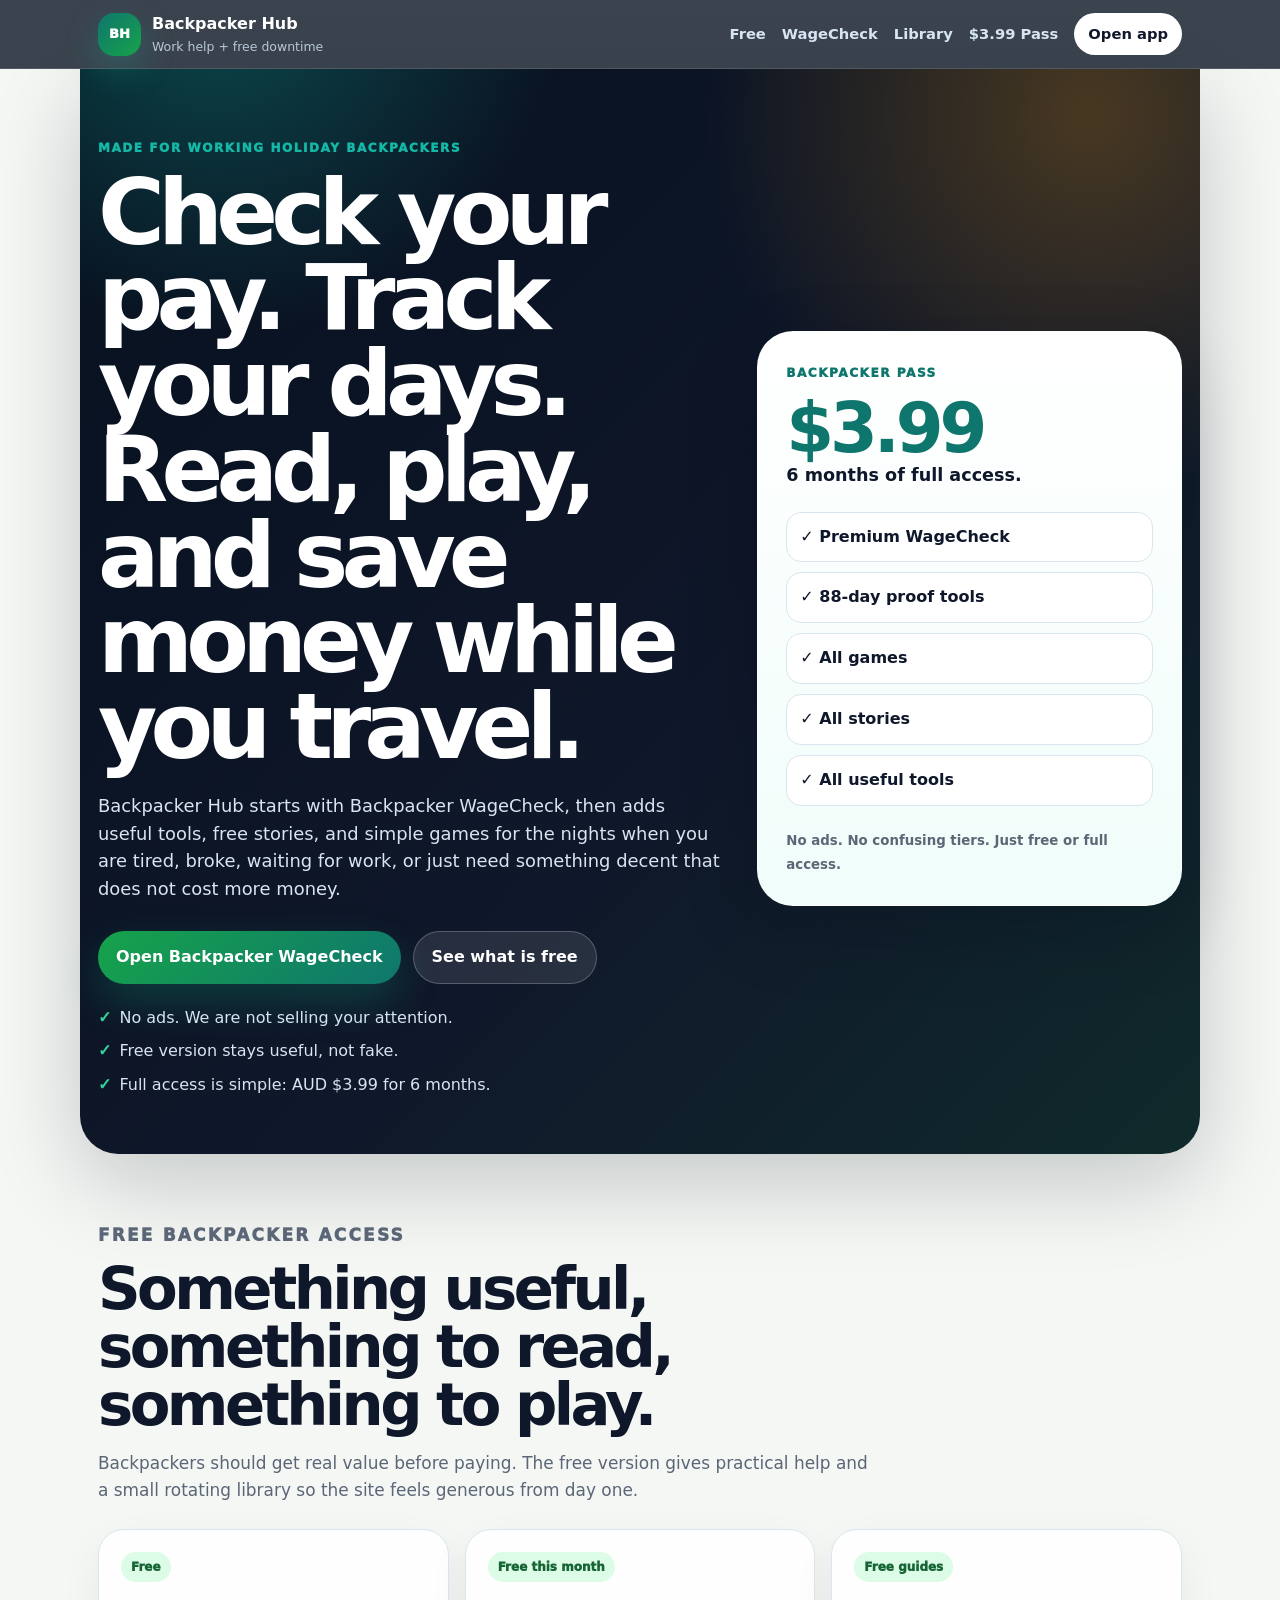
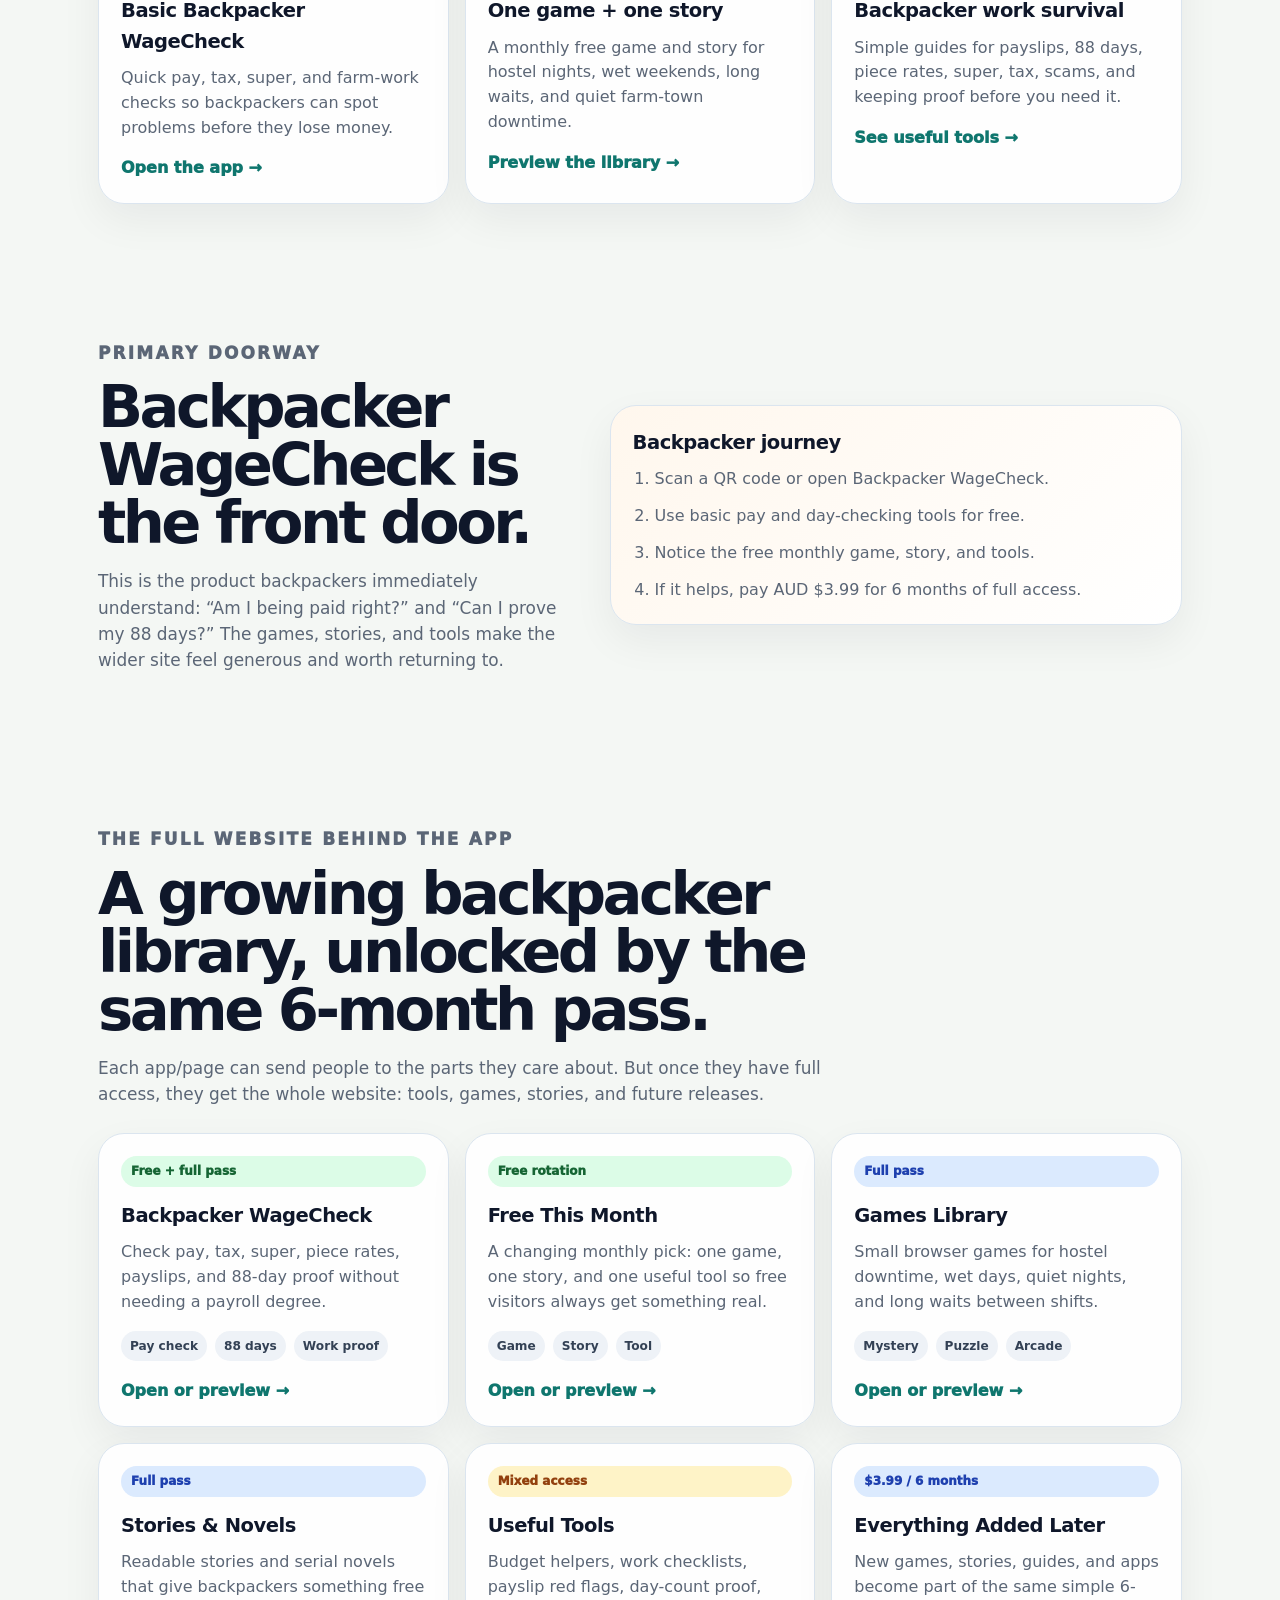
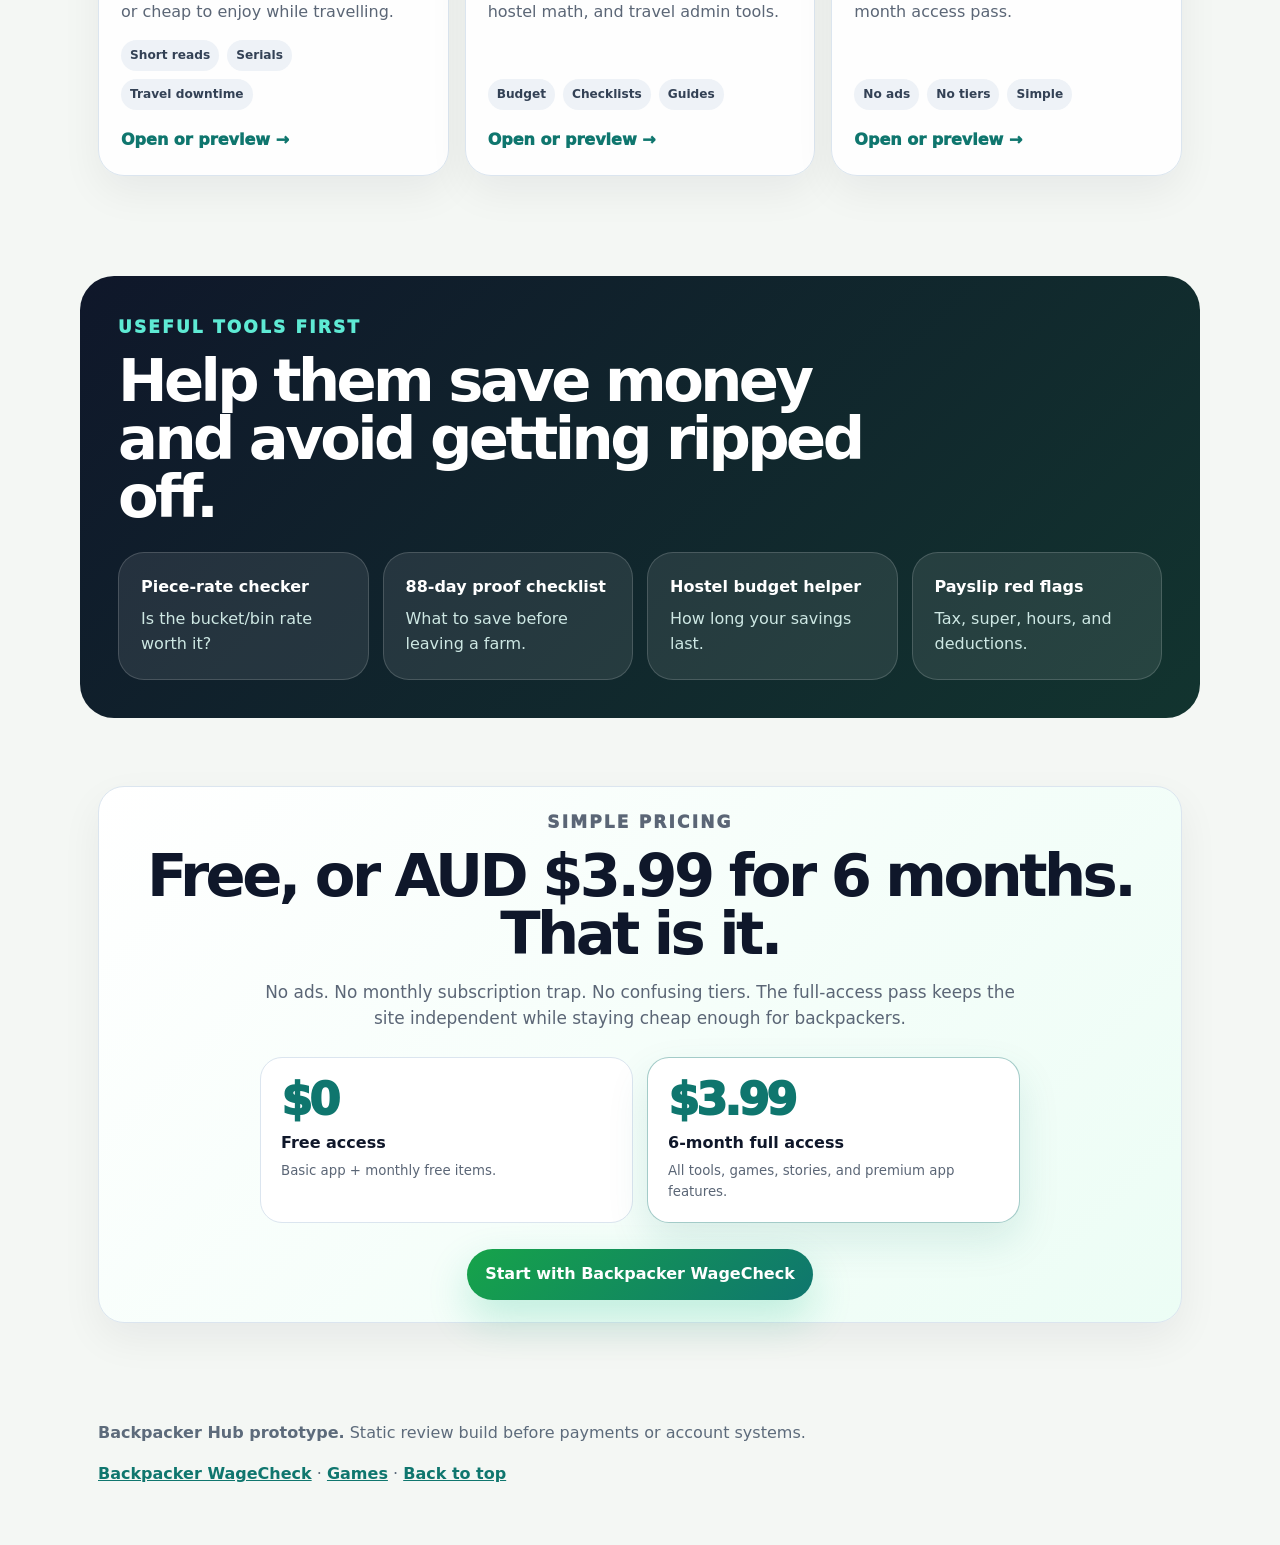
<file: index.html>
<!doctype html>
<html lang="en-AU">
<head>
  <meta charset="utf-8">
  <meta name="viewport" content="width=device-width, initial-scale=1, viewport-fit=cover">
  <meta name="theme-color" content="#0f172a">
  <meta name="description" content="A backpacker-first hub for checking pay, tracking 88 days, and enjoying free tools, games, and stories while travelling Australia.">
  <meta name="apple-mobile-web-app-capable" content="yes">
  <meta name="apple-mobile-web-app-title" content="Backpacker Hub">
  <meta name="apple-mobile-web-app-status-bar-style" content="black-translucent">
  <title>Backpacker Hub — WageCheck, tools, games, and stories</title>
  <link rel="manifest" href="./manifest.webmanifest?v=10">
  <link rel="icon" href="./icon.svg" type="image/svg+xml">
  <link rel="apple-touch-icon" href="./icon.svg">
  <link rel="stylesheet" href="./styles.css?v=10">
</head>
<body>
  <a class="skip-link" href="#main">Skip to content</a>

  <header class="site-header">
    <nav class="nav" aria-label="Main navigation">
      <a class="brand" href="#top" aria-label="Backpacker Hub home">
        <span class="brand-mark">BH</span>
        <span>
          <strong>Backpacker Hub</strong>
          <small>Work help + free downtime</small>
        </span>
      </a>
      <button class="nav-toggle" type="button" aria-expanded="false" aria-controls="navLinks">Menu</button>
      <div class="nav-links" id="navLinks">
        <a href="#free">Free</a>
        <a href="#wagecheck">WageCheck</a>
        <a href="#library">Library</a>
        <a href="#pass">$3.99 Pass</a>
        <a class="nav-cta" href="https://backpacker.wagecheckapp.com.au/">Open app</a>
      </div>
    </nav>
  </header>

  <main id="main">
    <section class="hero" id="top">
      <div class="hero-copy">
        <p class="eyebrow">Made for working holiday backpackers</p>
        <h1>Check your pay. Track your days. Read, play, and save money while you travel.</h1>
        <p class="hero-lede">Backpacker Hub starts with Backpacker WageCheck, then adds useful tools, free stories, and simple games for the nights when you are tired, broke, waiting for work, or just need something decent that does not cost more money.</p>
        <div class="hero-actions">
          <a class="button primary" href="https://backpacker.wagecheckapp.com.au/">Open Backpacker WageCheck</a>
          <a class="button ghost" href="#free">See what is free</a>
        </div>
        <ul class="trust-list" aria-label="Backpacker Hub promises">
          <li>No ads. We are not selling your attention.</li>
          <li>Free version stays useful, not fake.</li>
          <li>Full access is simple: AUD $3.99 for 6 months.</li>
        </ul>
      </div>

      <aside class="phone-card" aria-label="Backpacker offer preview">
        <div class="phone-topline">Backpacker Pass</div>
        <h2>$3.99</h2>
        <p>6 months of full access.</p>
        <div class="mini-list">
          <span>✓ Premium WageCheck</span>
          <span>✓ 88-day proof tools</span>
          <span>✓ All games</span>
          <span>✓ All stories</span>
          <span>✓ All useful tools</span>
        </div>
        <small>No ads. No confusing tiers. Just free or full access.</small>
      </aside>
    </section>

    <section class="section free-section" id="free">
      <div class="section-heading">
        <p class="eyebrow">Free backpacker access</p>
        <h2>Something useful, something to read, something to play.</h2>
        <p>Backpackers should get real value before paying. The free version gives practical help and a small rotating library so the site feels generous from day one.</p>
      </div>
      <div class="feature-grid three">
        <article>
          <span class="pill free">Free</span>
          <h3>Basic Backpacker WageCheck</h3>
          <p>Quick pay, tax, super, and farm-work checks so backpackers can spot problems before they lose money.</p>
          <a href="https://backpacker.wagecheckapp.com.au/">Open the app →</a>
        </article>
        <article>
          <span class="pill free">Free this month</span>
          <h3>One game + one story</h3>
          <p>A monthly free game and story for hostel nights, wet weekends, long waits, and quiet farm-town downtime.</p>
          <a href="#library">Preview the library →</a>
        </article>
        <article>
          <span class="pill free">Free guides</span>
          <h3>Backpacker work survival</h3>
          <p>Simple guides for payslips, 88 days, piece rates, super, tax, scams, and keeping proof before you need it.</p>
          <a href="#tools">See useful tools →</a>
        </article>
      </div>
    </section>

    <section class="section wagecheck" id="wagecheck">
      <div class="split-copy">
        <p class="eyebrow">Primary doorway</p>
        <h2>Backpacker WageCheck is the front door.</h2>
        <p>This is the product backpackers immediately understand: “Am I being paid right?” and “Can I prove my 88 days?” The games, stories, and tools make the wider site feel generous and worth returning to.</p>
      </div>
      <div class="journey-card">
        <h3>Backpacker journey</h3>
        <ol>
          <li>Scan a QR code or open Backpacker WageCheck.</li>
          <li>Use basic pay and day-checking tools for free.</li>
          <li>Notice the free monthly game, story, and tools.</li>
          <li>If it helps, pay AUD $3.99 for 6 months of full access.</li>
        </ol>
      </div>
    </section>

    <section class="section" id="library">
      <div class="section-heading">
        <p class="eyebrow">The full website behind the app</p>
        <h2>A growing backpacker library, unlocked by the same 6-month pass.</h2>
        <p>Each app/page can send people to the parts they care about. But once they have full access, they get the whole website: tools, games, stories, and future releases.</p>
      </div>
      <div class="library-grid" id="libraryGrid" aria-live="polite"></div>
    </section>

    <section class="section tools" id="tools">
      <div class="section-heading">
        <p class="eyebrow">Useful tools first</p>
        <h2>Help them save money and avoid getting ripped off.</h2>
      </div>
      <div class="tool-strip">
        <article><strong>Piece-rate checker</strong><span>Is the bucket/bin rate worth it?</span></article>
        <article><strong>88-day proof checklist</strong><span>What to save before leaving a farm.</span></article>
        <article><strong>Hostel budget helper</strong><span>How long your savings last.</span></article>
        <article><strong>Payslip red flags</strong><span>Tax, super, hours, and deductions.</span></article>
      </div>
    </section>

    <section class="section pass" id="pass">
      <div class="pass-card">
        <p class="eyebrow">Simple pricing</p>
        <h2>Free, or AUD $3.99 for 6 months. That is it.</h2>
        <p>No ads. No monthly subscription trap. No confusing tiers. The full-access pass keeps the site independent while staying cheap enough for backpackers.</p>
        <div class="price-row">
          <div>
            <span class="price">$0</span>
            <strong>Free access</strong>
            <small>Basic app + monthly free items.</small>
          </div>
          <div class="highlight-price">
            <span class="price">$3.99</span>
            <strong>6-month full access</strong>
            <small>All tools, games, stories, and premium app features.</small>
          </div>
        </div>
        <a class="button primary" href="https://backpacker.wagecheckapp.com.au/">Start with Backpacker WageCheck</a>
      </div>
    </section>
  </main>

  <footer class="footer">
    <p><strong>Backpacker Hub prototype.</strong> Static review build before payments or account systems.</p>
    <p><a href="https://backpacker.wagecheckapp.com.au/">Backpacker WageCheck</a> · <a href="./games/">Games</a> · <a href="#top">Back to top</a></p>
  </footer>

  <script src="./app.js?v=10" defer></script>
</body>
</html>
</file>
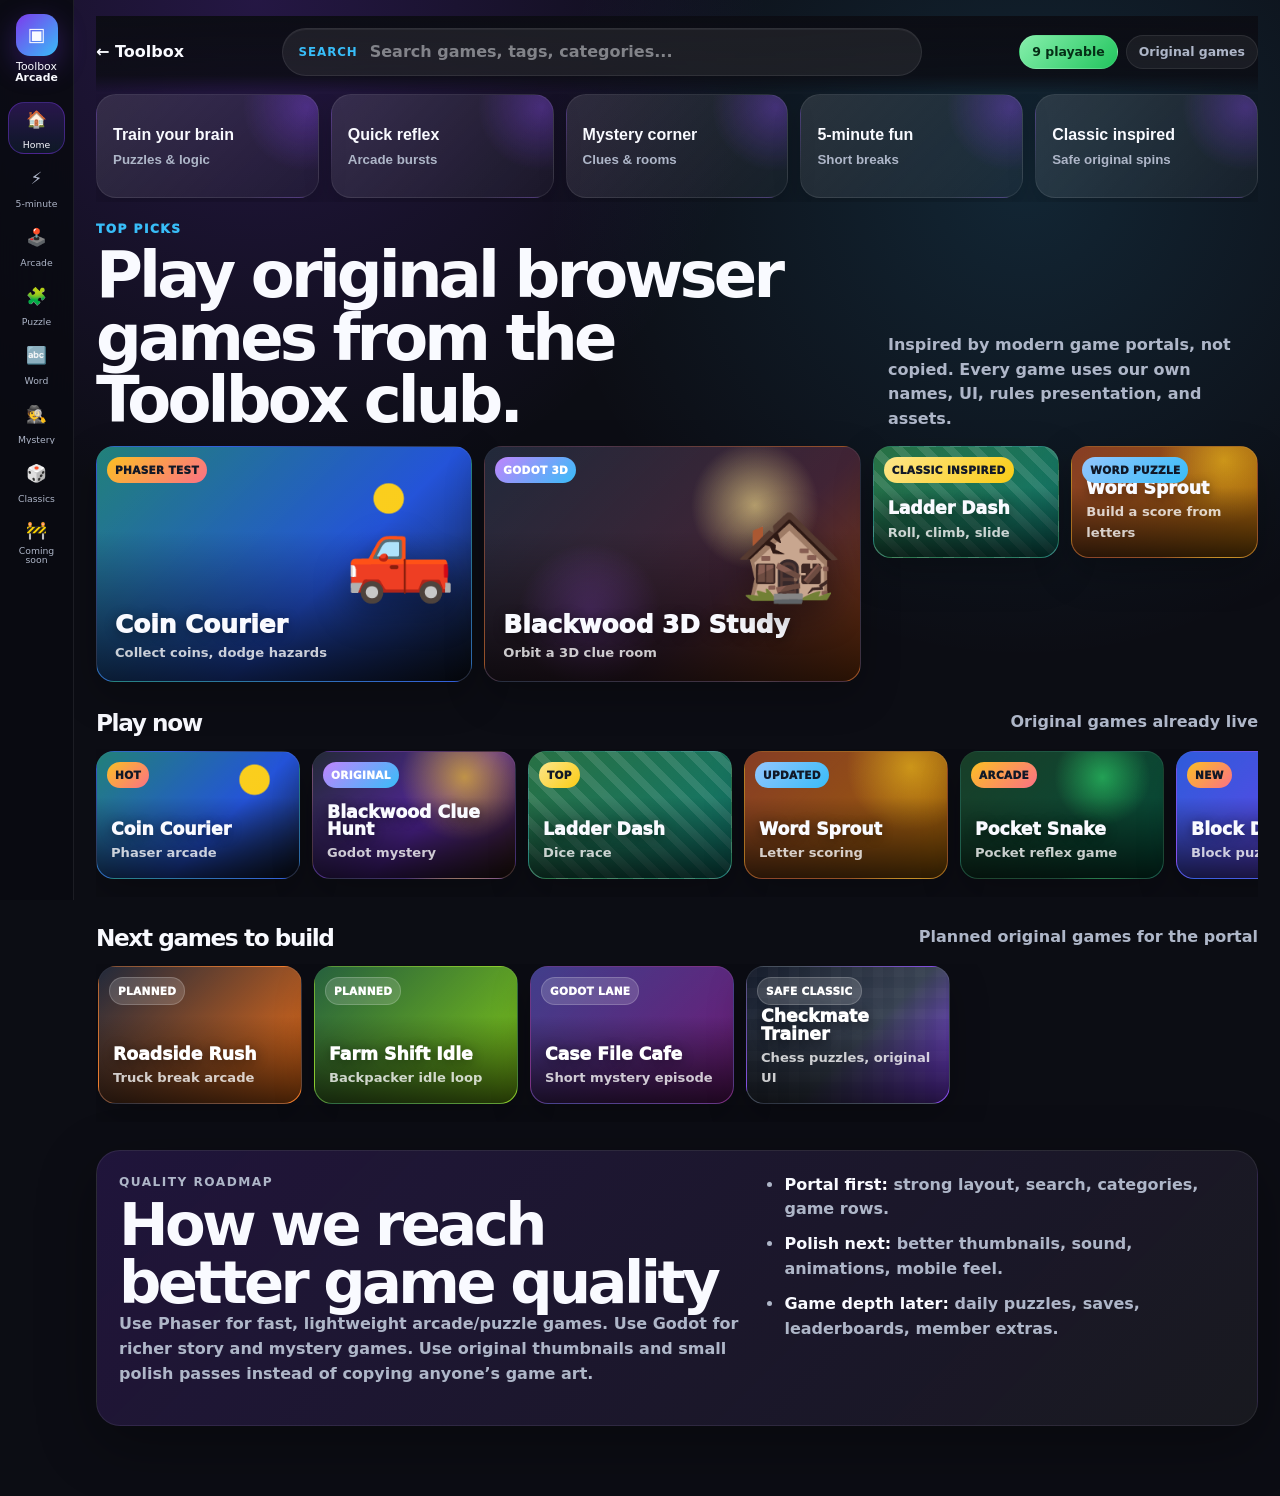
<file: games/index.html>
<!doctype html>
<html lang="en-AU">
<head>
  <meta charset="utf-8">
  <meta name="viewport" content="width=device-width, initial-scale=1, viewport-fit=cover">
  <meta name="theme-color" content="#0c0d14">
  <title>Toolbox Arcade — Original browser games</title>
  <meta name="description" content="Original browser games and playful mini-games for the Toolbox club.">
  <link rel="stylesheet" href="../styles.css?v=1">
  <link rel="stylesheet" href="./games.css?v=3">
</head>
<body class="arcade-body">
  <div class="arcade-shell">
    <aside class="arcade-sidebar" aria-label="Arcade categories">
      <a class="arcade-logo" href="../index.html" aria-label="Back to Toolbox home">
        <span class="arcade-logo-mark">▣</span>
        <span>Toolbox<br><strong>Arcade</strong></span>
      </a>
      <nav class="arcade-side-nav">
        <button class="side-chip active" data-filter="all">🏠 <span>Home</span></button>
        <button class="side-chip" data-filter="quick">⚡ <span>5-minute</span></button>
        <button class="side-chip" data-filter="arcade">🕹️ <span>Arcade</span></button>
        <button class="side-chip" data-filter="puzzle">🧩 <span>Puzzle</span></button>
        <button class="side-chip" data-filter="word">🔤 <span>Word</span></button>
        <button class="side-chip" data-filter="mystery">🕵️ <span>Mystery</span></button>
        <button class="side-chip" data-filter="classic">🎲 <span>Classics</span></button>
        <button class="side-chip" data-filter="coming">🚧 <span>Coming soon</span></button>
      </nav>
    </aside>

    <main class="arcade-main">
      <header class="arcade-topbar">
        <a class="back-link" href="../index.html">← Toolbox</a>
        <label class="arcade-search">
          <span>Search</span>
          <input id="gameSearch" type="search" placeholder="Search games, tags, categories..." autocomplete="off">
        </label>
        <div class="topbar-actions" aria-label="Arcade status">
          <span class="status-pill live">9 playable</span>
          <span class="status-pill">Original games</span>
        </div>
      </header>

      <section class="arcade-collections" aria-label="Quick collections">
        <button class="collection-card" data-filter="puzzle"><strong>Train your brain</strong><span>Puzzles & logic</span></button>
        <button class="collection-card" data-filter="arcade"><strong>Quick reflex</strong><span>Arcade bursts</span></button>
        <button class="collection-card" data-filter="mystery"><strong>Mystery corner</strong><span>Clues & rooms</span></button>
        <button class="collection-card" data-filter="quick"><strong>5-minute fun</strong><span>Short breaks</span></button>
        <button class="collection-card" data-filter="classic"><strong>Classic inspired</strong><span>Safe original spins</span></button>
      </section>

      <section class="arcade-hero-section">
        <div class="section-title-row">
          <div>
            <p class="arcade-eyebrow">TOP PICKS</p>
            <h1>Play original browser games from the Toolbox club.</h1>
          </div>
          <p class="arcade-note">Inspired by modern game portals, not copied. Every game uses our own names, UI, rules presentation, and assets.</p>
        </div>

        <div class="hero-grid">
          <a class="game-card hero-card art-coin" href="./coin-courier/" data-title="Coin Courier" data-tags="arcade quick phaser coin dodge">
            <span class="badge hot">Phaser test</span>
            <span class="game-art-icon">🛻</span>
            <span class="game-title">Coin Courier</span>
            <span class="game-meta">Collect coins, dodge hazards</span>
          </a>
          <a class="game-card hero-card art-3d-study" href="./blackwood-3d-study/" data-title="Blackwood 3D Study" data-tags="mystery godot 3d study clue room">
            <span class="badge original">Godot 3D</span>
            <span class="game-art-icon">🏚️</span>
            <span class="game-title">Blackwood 3D Study</span>
            <span class="game-meta">Orbit a 3D clue room</span>
          </a>
          <a class="game-card stacked-card art-ladder" href="./ladder-dash.html" data-title="Ladder Dash" data-tags="classic quick dice board ladder">
            <span class="badge top">Classic inspired</span>
            <span class="game-title">Ladder Dash</span>
            <span class="game-meta">Roll, climb, slide</span>
          </a>
          <a class="game-card stacked-card art-word" href="./word-sprout.html" data-title="Word Sprout" data-tags="word puzzle quick letters">
            <span class="badge updated">Word puzzle</span>
            <span class="game-title">Word Sprout</span>
            <span class="game-meta">Build a score from letters</span>
          </a>
        </div>
      </section>

      <section class="game-row-section" data-row="playable">
        <div class="row-heading">
          <h2>Play now</h2>
          <span>Original games already live</span>
        </div>
        <div class="game-row">
          <a class="game-card small-card art-coin" href="./coin-courier/" data-title="Coin Courier" data-tags="arcade quick phaser coin dodge"><span class="badge hot">Hot</span><span class="game-title">Coin Courier</span><span class="game-meta">Phaser arcade</span></a>
          <a class="game-card small-card art-blackwood" href="./blackwood-clue-hunt/" data-title="Blackwood Clue Hunt" data-tags="mystery godot adventure clue story"><span class="badge original">Original</span><span class="game-title">Blackwood Clue Hunt</span><span class="game-meta">Godot mystery</span></a>
          <a class="game-card small-card art-ladder" href="./ladder-dash.html" data-title="Ladder Dash" data-tags="classic quick dice board ladder"><span class="badge top">Top</span><span class="game-title">Ladder Dash</span><span class="game-meta">Dice race</span></a>
          <a class="game-card small-card art-word" href="./word-sprout.html" data-title="Word Sprout" data-tags="word puzzle quick letters"><span class="badge updated">Updated</span><span class="game-title">Word Sprout</span><span class="game-meta">Letter scoring</span></a>
          <a class="game-card small-card art-snake" href="./pocket-snake.html" data-title="Pocket Snake" data-tags="arcade quick snake classic"><span class="badge hot">Arcade</span><span class="game-title">Pocket Snake</span><span class="game-meta">Pocket reflex game</span></a>
          <a class="game-card small-card art-blocks" href="./block-dock/" data-title="Block Dock" data-tags="puzzle quick phaser blocks logic"><span class="badge hot">New</span><span class="game-title">Block Dock</span><span class="game-meta">Block puzzle</span></a>
          <a class="game-card small-card art-hidden" href="./blackwood-hidden-case/" data-title="Blackwood Hidden Case" data-tags="mystery hidden object phaser cozy clue"><span class="badge original">Hidden object</span><span class="game-title">Blackwood Hidden Case</span><span class="game-meta">Find objects in the study</span></a>
          <a class="game-card small-card art-3d-study" href="./blackwood-3d-study/" data-title="Blackwood 3D Study" data-tags="mystery godot 3d study clue room"><span class="badge original">Godot 3D</span><span class="game-title">Blackwood 3D Study</span><span class="game-meta">3D mystery prototype</span></a>
        </div>
      </section>

      <section class="game-row-section" data-row="next">
        <div class="row-heading">
          <h2>Next games to build</h2>
          <span>Planned original games for the portal</span>
        </div>
        <div class="game-row coming-row">
          <article class="game-card small-card art-truck" data-title="Roadside Rush" data-tags="arcade driving truck coming"><span class="badge soon">Planned</span><span class="game-title">Roadside Rush</span><span class="game-meta">Truck break arcade</span></article>
          <article class="game-card small-card art-farm" data-title="Farm Shift Idle" data-tags="idle backpacker farm coming"><span class="badge soon">Planned</span><span class="game-title">Farm Shift Idle</span><span class="game-meta">Backpacker idle loop</span></article>
          <article class="game-card small-card art-case" data-title="Case File Cafe" data-tags="mystery story coming"><span class="badge soon">Godot lane</span><span class="game-title">Case File Cafe</span><span class="game-meta">Short mystery episode</span></article>
          <article class="game-card small-card art-chess" data-title="Checkmate Trainer" data-tags="classic chess puzzle coming"><span class="badge soon">Safe classic</span><span class="game-title">Checkmate Trainer</span><span class="game-meta">Chess puzzles, original UI</span></article>
        </div>
      </section>

      <section class="arcade-quality-panel">
        <div>
          <p class="arcade-eyebrow">QUALITY ROADMAP</p>
          <h2>How we reach better game quality</h2>
          <p>Use Phaser for fast, lightweight arcade/puzzle games. Use Godot for richer story and mystery games. Use original thumbnails and small polish passes instead of copying anyone’s game art.</p>
        </div>
        <ul>
          <li><strong>Portal first:</strong> strong layout, search, categories, game rows.</li>
          <li><strong>Polish next:</strong> better thumbnails, sound, animations, mobile feel.</li>
          <li><strong>Game depth later:</strong> daily puzzles, saves, leaderboards, member extras.</li>
        </ul>
      </section>

      <p id="emptyState" class="empty-state" hidden>No matching games yet. Try “arcade”, “mystery”, “word”, or “classic”.</p>
    </main>
  </div>

  <script src="./games.js?v=1"></script>
</body>
</html>
</file>
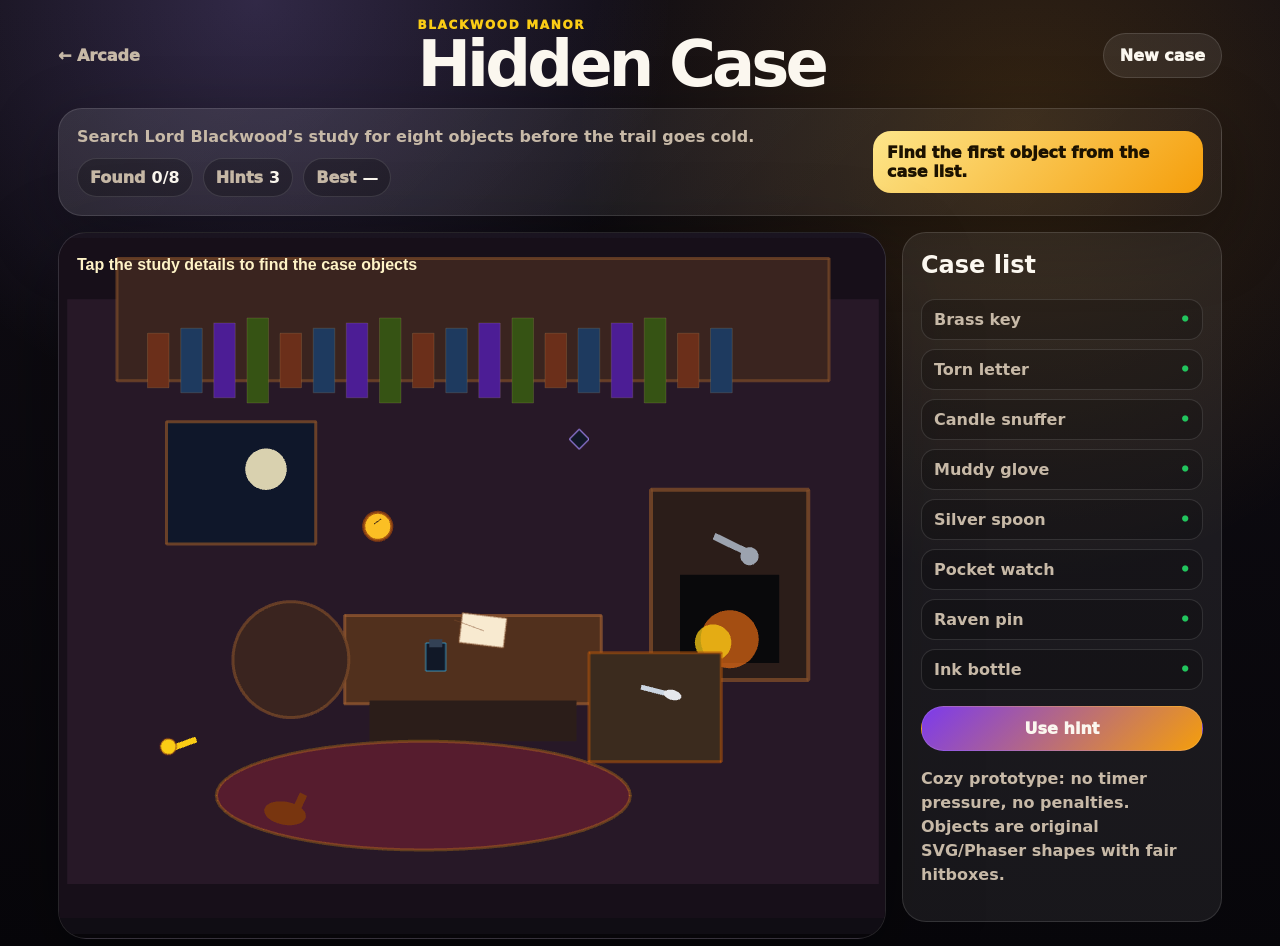
<file: games/blackwood-hidden-case/index.html>
<!doctype html>
<html lang="en-AU">
<head>
  <meta charset="utf-8">
  <meta name="viewport" content="width=device-width, initial-scale=1, viewport-fit=cover">
  <meta name="theme-color" content="#100d14">
  <title>Blackwood Hidden Case — Toolbox Arcade</title>
  <meta name="description" content="A cozy hidden-object mystery prototype set in Blackwood Manor.">
  <link rel="stylesheet" href="./styles.css?v=1">
</head>
<body>
  <main class="case-shell">
    <header class="topbar">
      <a class="back-link" href="../">← Arcade</a>
      <div>
        <p class="eyebrow">BLACKWOOD MANOR</p>
        <h1>Hidden Case</h1>
      </div>
      <button id="newCaseBtn" class="ghost-btn">New case</button>
    </header>

    <section class="briefing">
      <div>
        <p class="tagline">Search Lord Blackwood’s study for eight objects before the trail goes cold.</p>
        <div class="stats-row">
          <span>Found <strong id="foundCount">0/8</strong></span>
          <span>Hints <strong id="hintCount">3</strong></span>
          <span>Best <strong id="bestTime">—</strong></span>
        </div>
      </div>
      <p id="message" class="message">Find the first object from the case list.</p>
    </section>

    <section class="case-layout">
      <div id="game" class="scene-canvas" aria-label="Hidden object scene"></div>
      <aside class="case-panel">
        <h2>Case list</h2>
        <ul id="objectList" class="object-list"></ul>
        <div class="case-actions">
          <button id="hintBtn" class="primary-btn">Use hint</button>
        </div>
        <p class="note">Cozy prototype: no timer pressure, no penalties. Objects are original SVG/Phaser shapes with fair hitboxes.</p>
      </aside>
    </section>
  </main>

  <script src="./vendor/phaser/phaser.min.js"></script>
  <script src="./src/rules.js?v=1"></script>
  <script src="./src/game.js?v=1"></script>
</body>
</html>
</file>
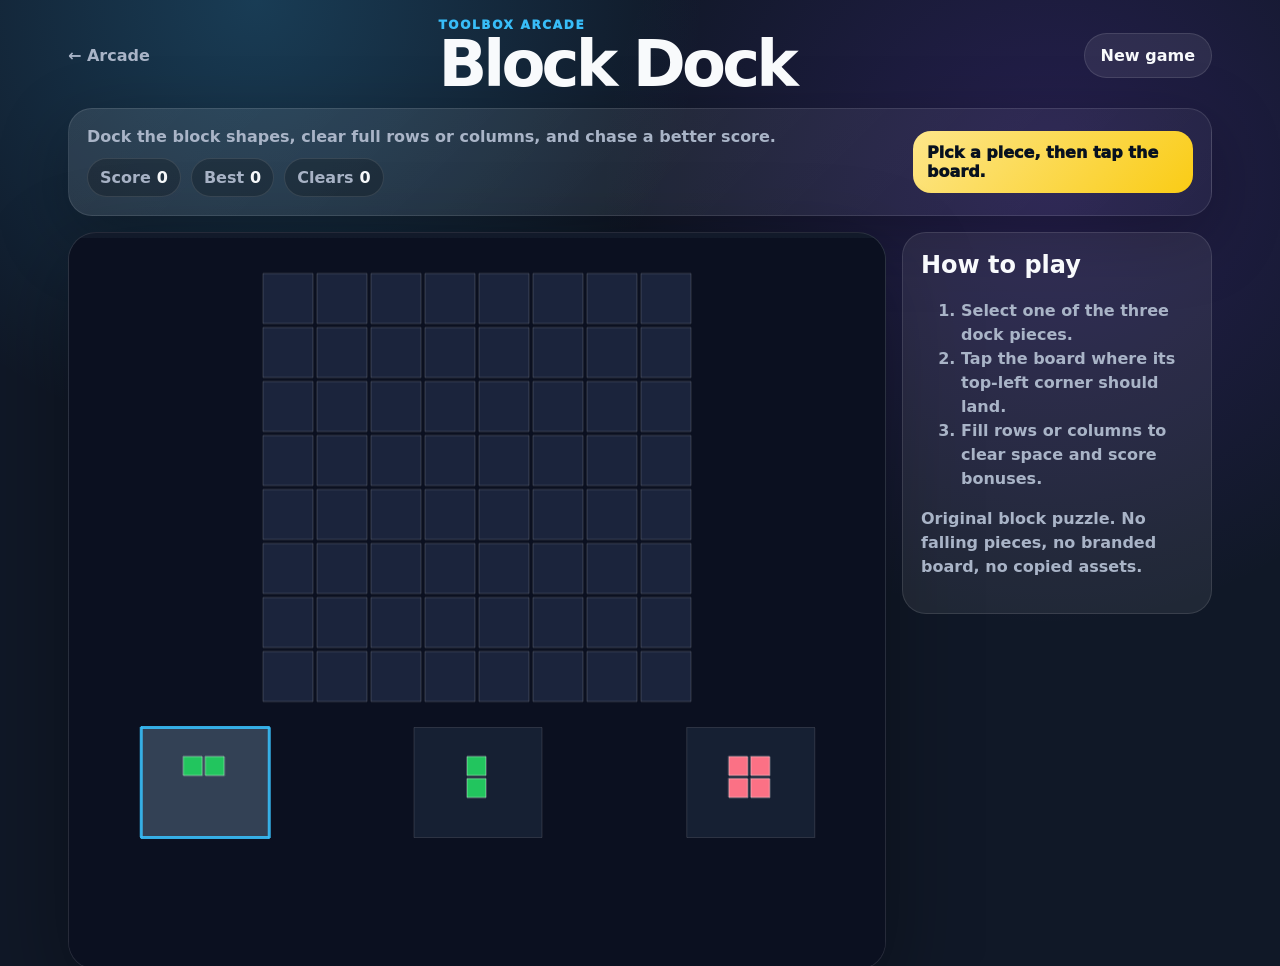
<file: games/block-dock/index.html>
<!doctype html>
<html lang="en-AU">
<head>
  <meta charset="utf-8">
  <meta name="viewport" content="width=device-width, initial-scale=1, viewport-fit=cover">
  <meta name="theme-color" content="#101827">
  <title>Block Dock — Toolbox Arcade</title>
  <meta name="description" content="An original block puzzle game for Toolbox Arcade.">
  <link rel="stylesheet" href="./styles.css?v=1">
</head>
<body>
  <main class="game-shell">
    <header class="topbar">
      <a href="../" class="back-link">← Arcade</a>
      <div>
        <p class="eyebrow">TOOLBOX ARCADE</p>
        <h1>Block Dock</h1>
      </div>
      <button id="newGameBtn" class="ghost-btn">New game</button>
    </header>

    <section class="hero-panel">
      <div>
        <p class="tagline">Dock the block shapes, clear full rows or columns, and chase a better score.</p>
        <div class="stats-row">
          <span>Score <strong id="score">0</strong></span>
          <span>Best <strong id="best">0</strong></span>
          <span>Clears <strong id="clears">0</strong></span>
        </div>
      </div>
      <p id="message" class="message">Pick a piece, then tap the board.</p>
    </section>

    <section class="play-layout">
      <div id="game" class="game-canvas" aria-label="Block Dock game area"></div>
      <aside class="help-panel">
        <h2>How to play</h2>
        <ol>
          <li>Select one of the three dock pieces.</li>
          <li>Tap the board where its top-left corner should land.</li>
          <li>Fill rows or columns to clear space and score bonuses.</li>
        </ol>
        <p>Original block puzzle. No falling pieces, no branded board, no copied assets.</p>
      </aside>
    </section>
  </main>

  <script src="./vendor/phaser/phaser.min.js"></script>
  <script src="./src/rules.js?v=1"></script>
  <script src="./src/game.js?v=1"></script>
</body>
</html>
</file>
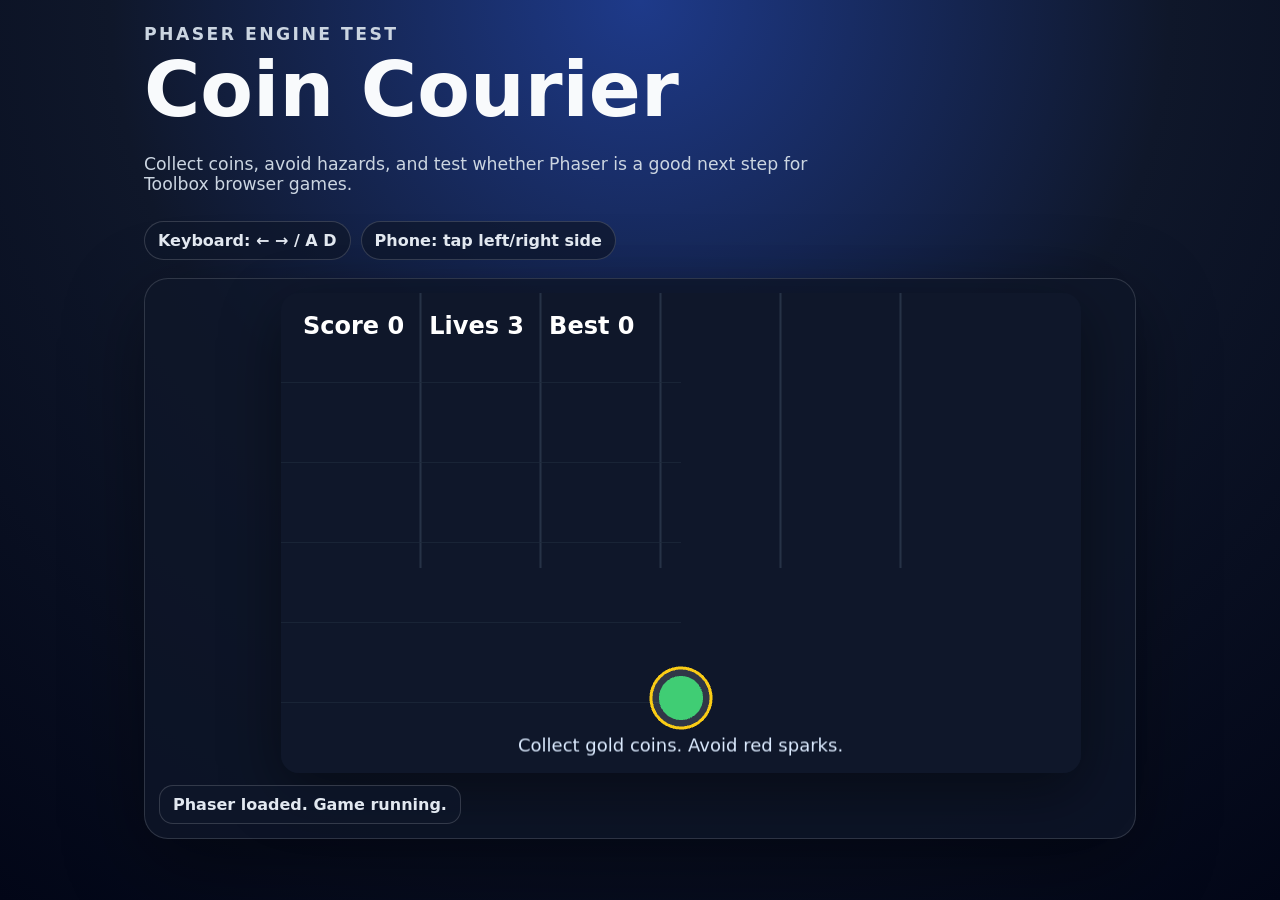
<file: games/coin-courier/index.html>
<!doctype html>
<html lang="en-AU">
<head>
  <meta charset="utf-8">
  <meta name="viewport" content="width=device-width, initial-scale=1, viewport-fit=cover">
  <meta name="theme-color" content="#111827">
  <title>Coin Courier — Phaser Engine Test</title>
  <link rel="stylesheet" href="./styles.css?v=1">
</head>
<body>
  <main class="shell">
    <section class="intro">
      <p class="eyebrow">PHASER ENGINE TEST</p>
      <h1>Coin Courier</h1>
      <p>Collect coins, avoid hazards, and test whether Phaser is a good next step for Toolbox browser games.</p>
      <div class="controls"><span>Keyboard: ← → / A D</span><span>Phone: tap left/right side</span></div>
    </section>
    <section class="game-card">
      <div id="game"></div>
      <div class="hud-note" id="status">Loading Phaser…</div>
    </section>
  </main>
  <script src="./vendor/phaser/phaser.min.js"></script>
  <script src="./src/game.js?v=1"></script>
</body>
</html>
</file>
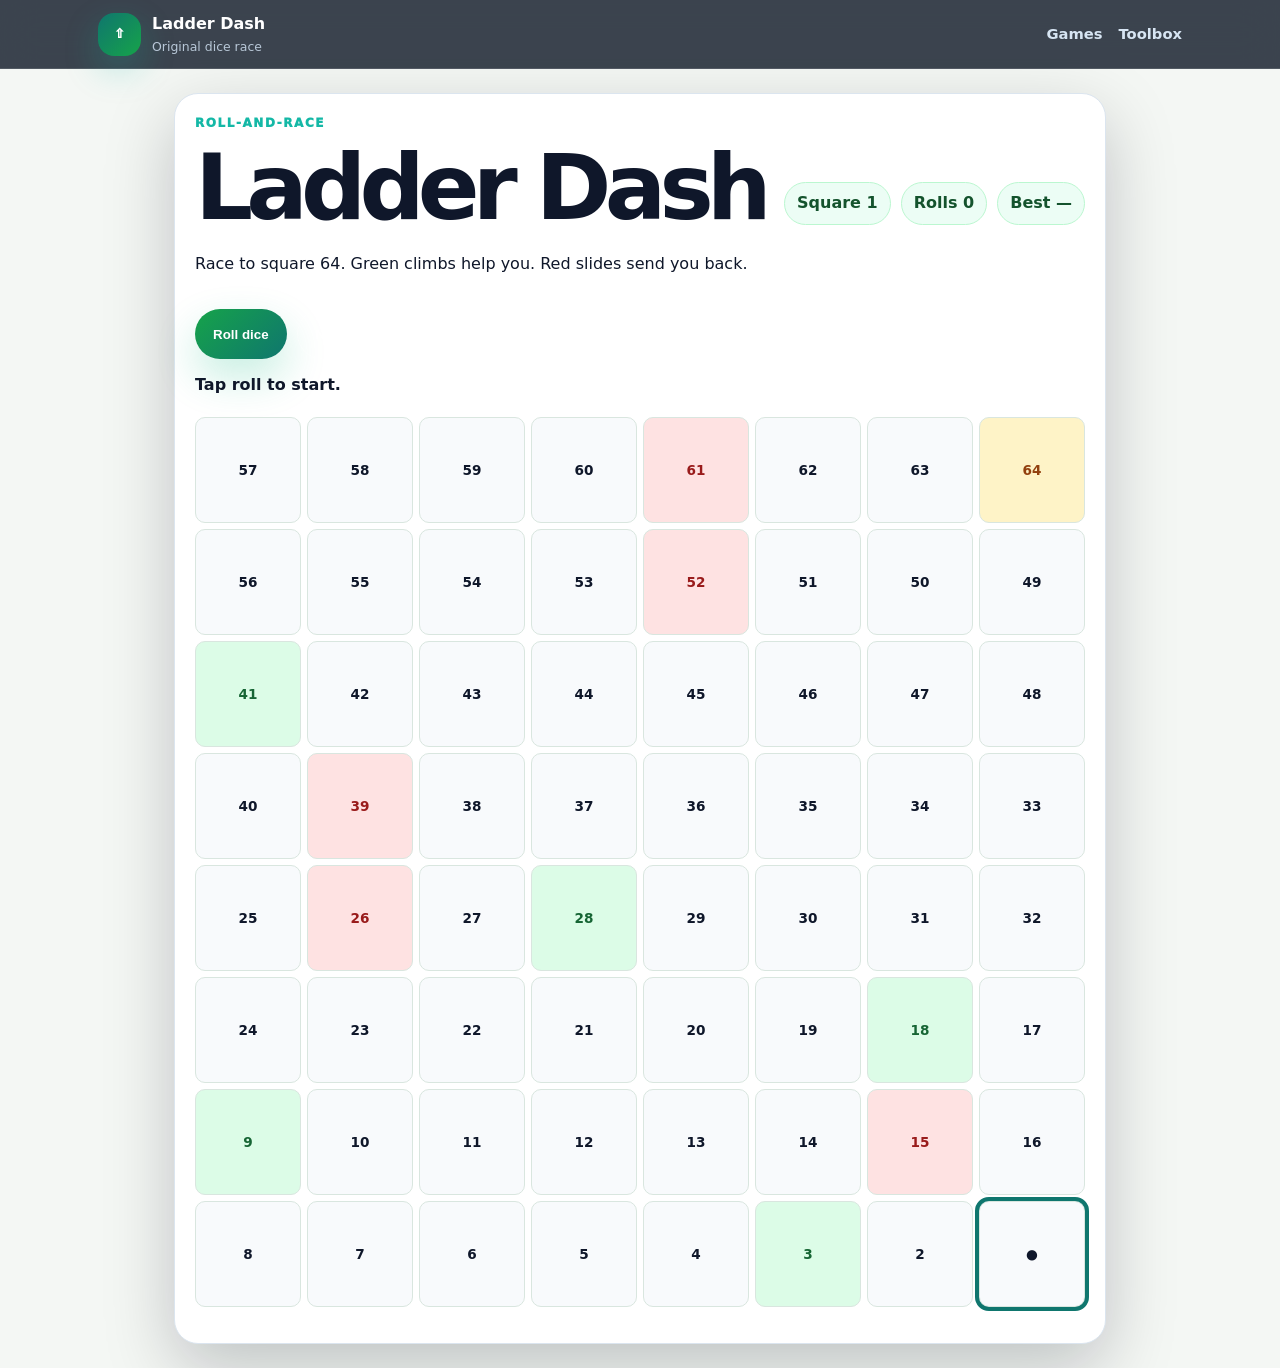
<file: games/ladder-dash.html>
<!doctype html>
<html lang="en-AU">
<head>
  <meta charset="utf-8">
  <meta name="viewport" content="width=device-width, initial-scale=1, viewport-fit=cover">
  <title>Ladder Dash — Toolbox Games</title>
  <link rel="stylesheet" href="../styles.css?v=1">
  <link rel="stylesheet" href="./games.css?v=1">
</head>
<body>
<header class="site-header"><nav class="nav"><a class="brand" href="./index.html"><span class="brand-mark">⇧</span><span><strong>Ladder Dash</strong><small>Original dice race</small></span></a><div class="nav-links"><a href="./index.html">Games</a><a href="../index.html">Toolbox</a></div></nav></header>
<main class="game-wrap">
  <section class="game-panel">
    <div class="game-top">
      <div><p class="eyebrow">ROLL-AND-RACE</p><h1>Ladder Dash</h1><p>Race to square 64. Green climbs help you. Red slides send you back.</p></div>
      <div class="game-stats"><span class="stat-pill">Square <span id="pos">1</span></span><span class="stat-pill">Rolls <span id="rolls">0</span></span><span class="stat-pill">Best <span id="best">—</span></span></div>
    </div>
    <div class="game-actions"><button class="button primary" id="rollBtn">Roll dice</button><button class="button ghost" id="newBtn">New round</button></div>
    <p class="game-message" id="msg">Tap roll to start.</p>
    <div class="board-grid" id="board" aria-label="Ladder Dash board"></div>
  </section>
</main>
<script src="./ladder-dash.js?v=1"></script>
</body>
</html>
</file>
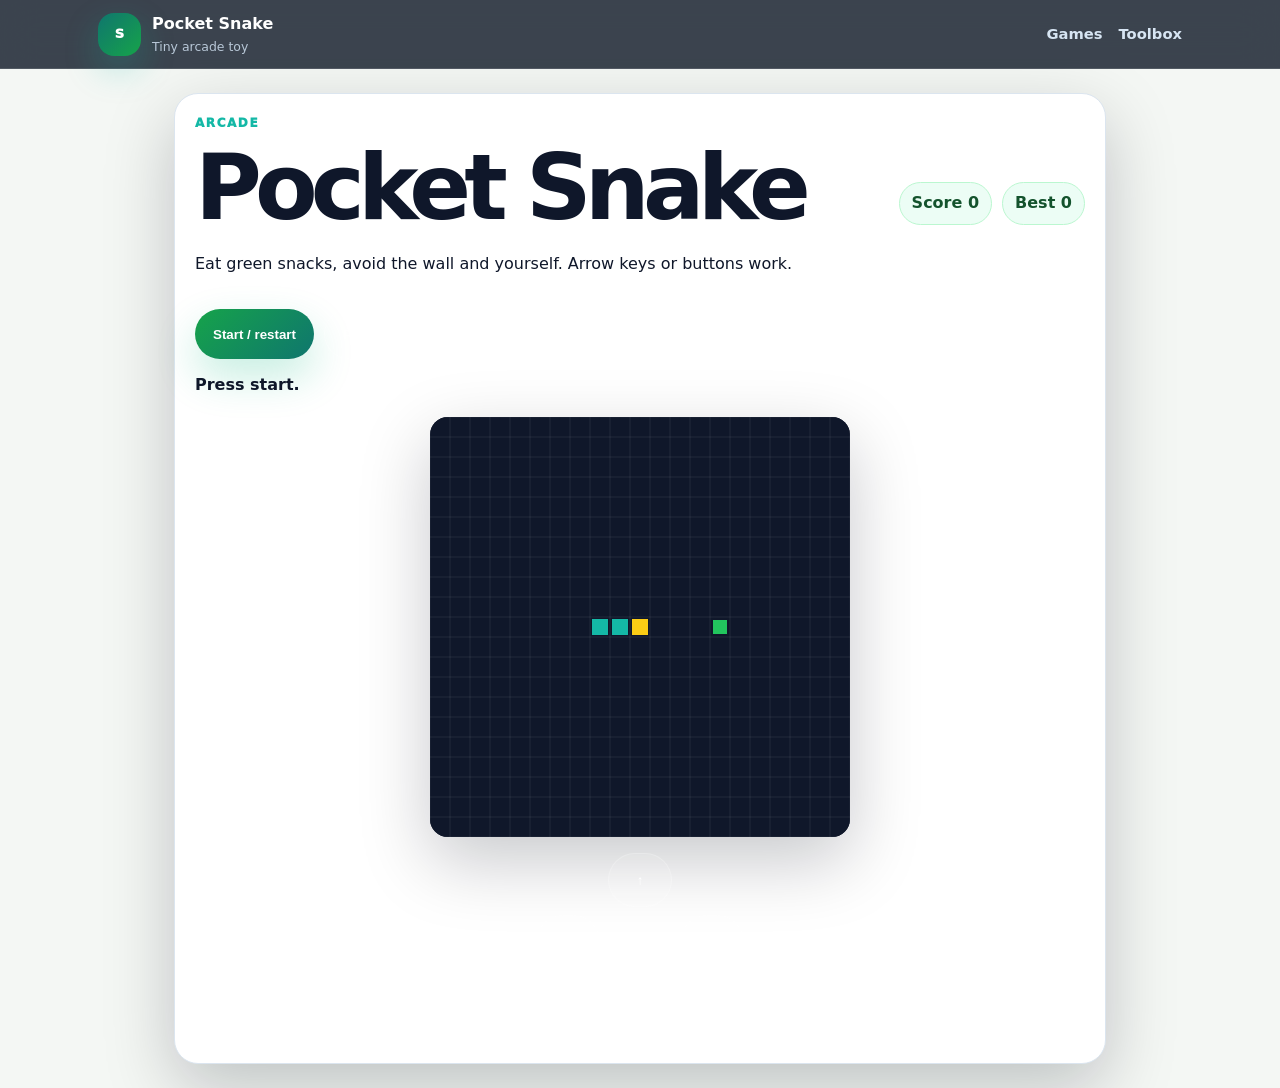
<file: games/pocket-snake.html>
<!doctype html>
<html lang="en-AU">
<head>
  <meta charset="utf-8">
  <meta name="viewport" content="width=device-width, initial-scale=1, viewport-fit=cover">
  <title>Pocket Snake — Toolbox Games</title>
  <link rel="stylesheet" href="../styles.css?v=1">
  <link rel="stylesheet" href="./games.css?v=1">
</head>
<body>
<header class="site-header"><nav class="nav"><a class="brand" href="./index.html"><span class="brand-mark">S</span><span><strong>Pocket Snake</strong><small>Tiny arcade toy</small></span></a><div class="nav-links"><a href="./index.html">Games</a><a href="../index.html">Toolbox</a></div></nav></header>
<main class="game-wrap">
  <section class="game-panel">
    <div class="game-top">
      <div><p class="eyebrow">ARCADE</p><h1>Pocket Snake</h1><p>Eat green snacks, avoid the wall and yourself. Arrow keys or buttons work.</p></div>
      <div class="game-stats"><span class="stat-pill">Score <span id="score">0</span></span><span class="stat-pill">Best <span id="best">0</span></span></div>
    </div>
    <div class="game-actions"><button class="button primary" id="startBtn">Start / restart</button><button class="button ghost" id="pauseBtn">Pause</button></div>
    <p class="game-message" id="msg">Press start.</p>
    <div class="snake-canvas-wrap"><canvas id="snakeCanvas" width="420" height="420"></canvas></div>
    <div class="dpad" aria-label="direction controls"><button class="button ghost" data-dir="up">↑</button><button class="button ghost" data-dir="left">←</button><button class="button ghost" data-dir="right">→</button><button class="button ghost" data-dir="down">↓</button></div>
  </section>
</main>
<script src="./pocket-snake.js?v=1"></script>
</body>
</html>
</file>
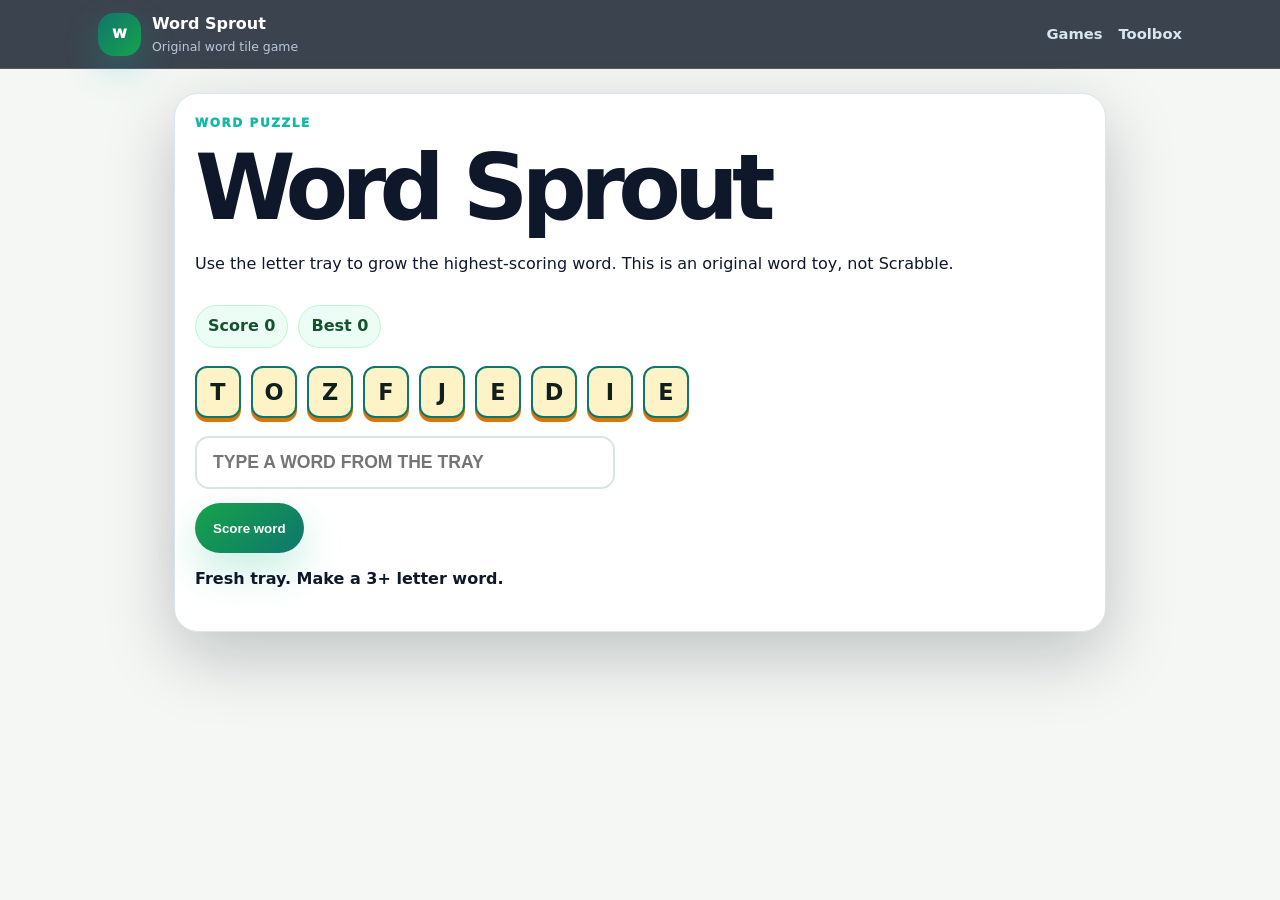
<file: games/word-sprout.html>
<!doctype html>
<html lang="en-AU">
<head>
  <meta charset="utf-8">
  <meta name="viewport" content="width=device-width, initial-scale=1, viewport-fit=cover">
  <title>Word Sprout — Toolbox Games</title>
  <link rel="stylesheet" href="../styles.css?v=1">
  <link rel="stylesheet" href="./games.css?v=1">
</head>
<body>
<header class="site-header"><nav class="nav"><a class="brand" href="./index.html"><span class="brand-mark">W</span><span><strong>Word Sprout</strong><small>Original word tile game</small></span></a><div class="nav-links"><a href="./index.html">Games</a><a href="../index.html">Toolbox</a></div></nav></header>
<main class="game-wrap">
  <section class="game-panel">
    <div class="game-top">
      <div><p class="eyebrow">WORD PUZZLE</p><h1>Word Sprout</h1><p>Use the letter tray to grow the highest-scoring word. This is an original word toy, not Scrabble.</p></div>
      <div class="game-stats"><span class="stat-pill">Score <span id="score">0</span></span><span class="stat-pill">Best <span id="best">0</span></span></div>
    </div>
    <div class="word-tray" id="tray"></div>
    <input class="word-input" id="word" placeholder="Type a word from the tray" autocomplete="off">
    <div class="game-actions"><button class="button primary" id="scoreBtn">Score word</button><button class="button ghost" id="newBtn">New tray</button></div>
    <p class="game-message" id="msg">Make a word with 3+ letters.</p>
    <div class="score-list" id="history"></div>
  </section>
</main>
<script src="./word-sprout.js?v=1"></script>
</body>
</html>
</file>
<file: styles.css>
:root {
  --bg: #07111f;
  --bg-2: #0f172a;
  --surface: #ffffff;
  --surface-soft: #f8fafc;
  --ink: #0f172a;
  --muted: #5b6676;
  --line: #dbe5ef;
  --teal: #0f766e;
  --green: #16a34a;
  --sky: #0284c7;
  --amber: #f59e0b;
  --sand: #fff7ed;
  --cream: #fffdf5;
  --shadow: 0 24px 70px rgba(2, 8, 23, 0.22);
  --radius: 26px;
  font-family: Inter, ui-sans-serif, system-ui, -apple-system, BlinkMacSystemFont, "Segoe UI", sans-serif;
}
* { box-sizing: border-box; }
html { scroll-behavior: smooth; }
body {
  margin: 0;
  color: var(--ink);
  background: #f4f7f4;
  line-height: 1.55;
}
a { color: inherit; }
.skip-link { position: absolute; left: -999px; top: 12px; background: white; color: var(--ink); padding: 10px 14px; border-radius: 12px; z-index: 99; }
.skip-link:focus { left: 12px; }
.site-header { position: sticky; top: 0; z-index: 20; background: rgba(7, 17, 31, 0.78); backdrop-filter: blur(18px); border-bottom: 1px solid rgba(255,255,255,0.12); }
.nav { max-width: 1120px; margin: 0 auto; padding: 12px 18px; display: flex; align-items: center; justify-content: space-between; gap: 18px; color: white; }
.brand { display: inline-flex; align-items: center; gap: 11px; text-decoration: none; }
.brand-mark { display: grid; place-items: center; width: 43px; height: 43px; border-radius: 16px; background: linear-gradient(135deg, var(--teal), var(--green)); color: white; font-weight: 950; font-size: 0.82rem; box-shadow: 0 14px 34px rgba(20,184,166,0.25); }
.brand strong, .brand small { display: block; }
.brand small { color: #b8c7d7; font-size: 0.78rem; }
.nav-links { display: flex; align-items: center; gap: 16px; }
.nav-links a { color: #d7e5f3; text-decoration: none; font-weight: 800; font-size: 0.92rem; }
.nav-links a:hover { color: white; }
.nav-cta { background: white; color: var(--ink) !important; padding: 10px 14px; border-radius: 999px; }
.nav-toggle { display: none; }
.hero, .section, .footer { max-width: 1120px; margin: 0 auto; padding-left: 18px; padding-right: 18px; }
.hero {
  min-height: 82vh;
  display: grid;
  grid-template-columns: minmax(0, 1.06fr) minmax(290px, 0.72fr);
  align-items: center;
  gap: 34px;
  padding-top: 70px;
  padding-bottom: 56px;
  color: white;
  background:
    radial-gradient(circle at 12% -8%, rgba(20, 184, 166, 0.34), transparent 22rem),
    radial-gradient(circle at 90% 4%, rgba(245, 158, 11, 0.25), transparent 24rem),
    linear-gradient(135deg, #07111f, #0f172a 58%, #102a2b);
  border-radius: 0 0 38px 38px;
  box-shadow: 0 28px 90px rgba(2, 8, 23, 0.20);
}
.eyebrow { margin: 0 0 12px; color: #14b8a6; text-transform: uppercase; letter-spacing: 0.13em; font-size: 0.75rem; font-weight: 950; }
h1, h2, h3, p { margin-top: 0; }
h1 { font-size: clamp(2.7rem, 8vw, 5.7rem); line-height: 0.94; letter-spacing: -0.075em; margin-bottom: 22px; }
h2 { font-size: clamp(2rem, 5vw, 3.7rem); line-height: 0.98; letter-spacing: -0.06em; margin-bottom: 16px; }
h3 { font-size: 1.22rem; letter-spacing: -0.025em; margin-bottom: 9px; }
.hero-lede { color: #d8e4ef; font-size: 1.12rem; max-width: 700px; }
.hero-actions { display: grid; grid-template-columns: repeat(2, minmax(0, max-content)); gap: 12px; margin: 28px 0 22px; }
.button { border: 0; border-radius: 999px; padding: 13px 18px; min-height: 50px; display: inline-flex; align-items: center; justify-content: center; text-decoration: none; font-weight: 900; cursor: pointer; }
.button.primary { background: linear-gradient(135deg, var(--green), var(--teal)); color: white; box-shadow: 0 18px 42px rgba(16, 185, 129, 0.24); }
.button.ghost { background: rgba(255,255,255,0.1); color: white; border: 1px solid rgba(255,255,255,0.22); }
.trust-list { padding: 0; margin: 0; list-style: none; display: grid; gap: 9px; color: #d8e4ef; }
.trust-list li::before { content: "✓"; color: #34d399; font-weight: 950; margin-right: 8px; }
.phone-card { background: linear-gradient(180deg, #ffffff, #f0fdfa); color: var(--ink); border-radius: 36px; padding: 28px; box-shadow: var(--shadow); border: 1px solid rgba(255,255,255,0.45); }
.phone-topline { display: inline-flex; margin-bottom: 12px; color: var(--teal); font-weight: 950; text-transform: uppercase; letter-spacing: 0.12em; font-size: 0.76rem; }
.phone-card h2 { font-size: 4.3rem; color: var(--teal); margin-bottom: 0; }
.phone-card p { font-size: 1.1rem; font-weight: 850; }
.mini-list { display: grid; gap: 10px; margin: 22px 0; }
.mini-list span { background: white; border: 1px solid var(--line); border-radius: 15px; padding: 12px 13px; font-weight: 850; }
.phone-card small { color: var(--muted); font-weight: 750; }
.section { padding-top: 68px; padding-bottom: 68px; }
.section-heading { margin-bottom: 26px; max-width: 780px; }
.section-heading p, .split-copy p, .pass-card p { color: var(--muted); font-size: 1.06rem; }
.feature-grid, .library-grid { display: grid; gap: 16px; }
.feature-grid.three, .library-grid { grid-template-columns: repeat(3, minmax(0, 1fr)); }
.feature-grid article, .library-card, .journey-card, .tool-strip article, .pass-card { background: rgba(255,255,255,0.92); border: 1px solid var(--line); border-radius: var(--radius); padding: 22px; box-shadow: 0 16px 42px rgba(15, 23, 42, 0.06); }
.feature-grid article p, .library-card p, .journey-card li, .tool-strip span { color: var(--muted); }
.feature-grid article a, .library-card a { color: var(--teal); font-weight: 950; text-decoration: none; }
.pill, .badge { display: inline-flex; align-items: center; border-radius: 999px; padding: 6px 10px; font-size: 0.75rem; font-weight: 950; margin-bottom: 14px; }
.free { background: #dcfce7; color: #166534; }
.full { background: #dbeafe; color: #1e40af; }
.locked { background: #fef3c7; color: #92400e; }
.wagecheck { display: grid; grid-template-columns: 0.92fr 1.08fr; gap: 24px; align-items: center; }
.journey-card { background: linear-gradient(135deg, #fff7ed, #ffffff); }
.journey-card ol { margin: 0; padding-left: 22px; display: grid; gap: 12px; }
.library-card { min-height: 250px; display: flex; flex-direction: column; }
.library-card .tags { display: flex; flex-wrap: wrap; gap: 8px; margin: auto 0 18px; }
.library-card .tags span { background: #eef2f7; border-radius: 999px; padding: 6px 9px; font-size: 0.76rem; font-weight: 850; color: #334155; }
.tools { background: linear-gradient(135deg, #0f172a, #12342f); color: white; border-radius: 34px; margin-top: 32px; padding: 38px; }
.tools .eyebrow { color: #5eead4; }
.tools h2 { color: white; }
.tool-strip { display: grid; grid-template-columns: repeat(4, minmax(0, 1fr)); gap: 14px; }
.tool-strip article { background: rgba(255,255,255,0.09); border-color: rgba(255,255,255,0.16); box-shadow: none; }
.tool-strip strong, .tool-strip span { display: block; }
.tool-strip strong { margin-bottom: 7px; }
.tool-strip span { color: #cde7e3; }
.pass-card { background: linear-gradient(135deg, #ffffff, #ecfdf5); text-align: center; }
.pass-card p { max-width: 760px; margin-left: auto; margin-right: auto; }
.price-row { display: grid; grid-template-columns: repeat(2, minmax(0, 1fr)); gap: 14px; margin: 26px auto; max-width: 760px; text-align: left; }
.price-row > div { background: white; border: 1px solid var(--line); border-radius: 22px; padding: 20px; }
.price-row .highlight-price { border-color: rgba(15,118,110,0.38); box-shadow: 0 18px 42px rgba(15,118,110,0.12); }
.price { display: block; font-size: 2.8rem; line-height: 1; font-weight: 950; color: var(--teal); letter-spacing: -0.07em; margin-bottom: 8px; }
.price-row strong, .price-row small { display: block; }
.price-row small { color: var(--muted); margin-top: 5px; }
.footer { padding-top: 30px; padding-bottom: 42px; color: #5d6b7b; }
.footer a { color: var(--teal); font-weight: 850; }
@media (max-width: 880px) {
  .nav { align-items: flex-start; }
  .nav-toggle { display: inline-flex; background: white; color: var(--ink); border: 0; border-radius: 999px; padding: 10px 14px; font-weight: 950; }
  .nav-links { display: none; position: absolute; left: 14px; right: 14px; top: 70px; flex-direction: column; align-items: stretch; background: #0f172a; border: 1px solid rgba(255,255,255,0.16); border-radius: 20px; padding: 14px; box-shadow: var(--shadow); }
  .nav-links.open { display: flex; }
  .nav-links a { padding: 10px 8px; }
  .hero, .wagecheck { grid-template-columns: 1fr; }
  .hero { min-height: auto; padding-top: 42px; }
  .feature-grid.three, .library-grid, .tool-strip, .price-row { grid-template-columns: 1fr; }
  .tools { border-radius: 26px; padding: 24px; }
}
@media (max-width: 560px) {
  .nav, .hero, .section, .footer { padding-left: 14px; padding-right: 14px; }
  h1 { font-size: 3.15rem; }
  h2 { font-size: 2.25rem; }
  .hero-actions { grid-template-columns: 1fr; }
  .button { width: 100%; }
  .phone-card h2 { font-size: 3.8rem; }
  .section { padding-top: 50px; padding-bottom: 50px; }
}
</file>
<file: games/games.css>
:root {
  --arcade-bg: #0c0d14;
  --arcade-panel: #151724;
  --arcade-card: #1b1e2e;
  --arcade-card-2: #22263a;
  --arcade-line: rgba(255,255,255,.08);
  --arcade-ink: #f9faff;
  --arcade-muted: #aeb6c8;
  --arcade-purple: #7c3aed;
  --arcade-blue: #38bdf8;
  --arcade-green: #22c55e;
  --arcade-gold: #facc15;
  --arcade-pink: #fb7185;
  --arcade-radius: 18px;
  --arcade-shadow: 0 18px 60px rgba(0,0,0,.32);
}

.arcade-body {
  margin: 0;
  min-height: 100vh;
  color: var(--arcade-ink);
  background:
    radial-gradient(circle at 20% 0%, rgba(124,58,237,.22), transparent 32rem),
    radial-gradient(circle at 80% 12%, rgba(56,189,248,.14), transparent 30rem),
    var(--arcade-bg);
  font-family: Inter, ui-sans-serif, system-ui, -apple-system, BlinkMacSystemFont, "Segoe UI", sans-serif;
}

.arcade-body a { color: inherit; }

.arcade-shell {
  display: grid;
  grid-template-columns: 74px minmax(0, 1fr);
  min-height: 100vh;
}

.arcade-sidebar {
  position: sticky;
  top: 0;
  height: 100vh;
  z-index: 10;
  display: flex;
  flex-direction: column;
  align-items: center;
  gap: 18px;
  padding: 14px 8px;
  border-right: 1px solid var(--arcade-line);
  background: rgba(10,11,18,.88);
  backdrop-filter: blur(18px);
}

.arcade-logo {
  display: grid;
  place-items: center;
  gap: 5px;
  width: 58px;
  min-height: 68px;
  color: var(--arcade-ink);
  text-decoration: none;
  font-size: .68rem;
  line-height: 1.05;
  text-align: center;
}

.arcade-logo-mark {
  display: grid;
  place-items: center;
  width: 42px;
  height: 42px;
  border-radius: 14px;
  background: linear-gradient(135deg, #7c3aed, #38bdf8);
  box-shadow: 0 10px 28px rgba(124,58,237,.34);
  font-size: 1.2rem;
}

.arcade-side-nav {
  display: grid;
  gap: 7px;
  width: 100%;
}

.side-chip {
  display: grid;
  place-items: center;
  gap: 2px;
  min-height: 52px;
  border: 1px solid transparent;
  border-radius: 16px;
  color: var(--arcade-muted);
  background: transparent;
  font: inherit;
  font-size: 1.05rem;
  cursor: pointer;
}

.side-chip span {
  font-size: .58rem;
  line-height: 1;
  max-width: 58px;
  overflow: hidden;
  text-overflow: ellipsis;
}

.side-chip:hover,
.side-chip.active {
  color: var(--arcade-ink);
  border-color: rgba(124,58,237,.42);
  background: linear-gradient(180deg, rgba(124,58,237,.26), rgba(56,189,248,.08));
}

.arcade-main {
  min-width: 0;
  padding: 16px 22px 42px;
}

.arcade-topbar {
  position: sticky;
  top: 0;
  z-index: 9;
  display: grid;
  grid-template-columns: auto minmax(220px, 640px) auto;
  align-items: center;
  gap: 14px;
  padding: 12px 0 16px;
  background: linear-gradient(180deg, rgba(12,13,20,.96), rgba(12,13,20,.82) 78%, transparent);
  backdrop-filter: blur(14px);
}

.back-link {
  text-decoration: none;
  color: var(--arcade-muted);
  font-weight: 800;
}

.arcade-search {
  display: flex;
  align-items: center;
  gap: 10px;
  min-height: 48px;
  padding: 0 16px;
  border: 1px solid var(--arcade-line);
  border-radius: 999px;
  background: rgba(255,255,255,.07);
  box-shadow: inset 0 1px 0 rgba(255,255,255,.06);
}

.arcade-search span {
  color: var(--arcade-blue);
  font-size: .74rem;
  font-weight: 900;
  letter-spacing: .08em;
  text-transform: uppercase;
}

.arcade-search input {
  width: 100%;
  border: 0;
  outline: 0;
  color: var(--arcade-ink);
  background: transparent;
  font: inherit;
  font-weight: 700;
}

.arcade-search input::placeholder { color: rgba(249,250,255,.46); }

.topbar-actions {
  display: flex;
  justify-content: flex-end;
  flex-wrap: wrap;
  gap: 8px;
}

.status-pill {
  display: inline-flex;
  align-items: center;
  min-height: 34px;
  padding: 0 12px;
  border: 1px solid var(--arcade-line);
  border-radius: 999px;
  color: var(--arcade-muted);
  background: rgba(255,255,255,.06);
  font-size: .78rem;
  font-weight: 900;
}

.status-pill.live {
  color: #052e16;
  background: linear-gradient(135deg, #86efac, #22c55e);
}

.arcade-collections {
  display: grid;
  grid-template-columns: repeat(5, minmax(170px, 1fr));
  gap: 12px;
  margin: 2px 0 18px;
  overflow-x: auto;
  padding-bottom: 4px;
}

.collection-card {
  min-height: 104px;
  min-width: 170px;
  padding: 16px;
  border: 1px solid var(--arcade-line);
  border-radius: 20px;
  color: var(--arcade-ink);
  text-align: left;
  background:
    linear-gradient(135deg, rgba(255,255,255,.11), rgba(255,255,255,.03)),
    radial-gradient(circle at 95% 12%, rgba(124,58,237,.38), transparent 4rem);
  cursor: pointer;
  box-shadow: 0 10px 28px rgba(0,0,0,.18);
}

.collection-card strong { display: block; margin-bottom: 8px; font-size: 1rem; }
.collection-card span { color: var(--arcade-muted); font-weight: 700; }
.collection-card:hover { transform: translateY(-2px); border-color: rgba(56,189,248,.36); }

.arcade-hero-section,
.game-row-section,
.arcade-quality-panel {
  margin-bottom: 28px;
}

.section-title-row,
.row-heading {
  display: flex;
  align-items: end;
  justify-content: space-between;
  gap: 18px;
  margin-bottom: 14px;
}

.arcade-eyebrow {
  margin: 0 0 5px;
  color: var(--arcade-blue);
  font-size: .76rem;
  font-weight: 950;
  letter-spacing: .12em;
  text-transform: uppercase;
}

.section-title-row h1,
.arcade-quality-panel h2,
.row-heading h2 {
  margin: 0;
  color: var(--arcade-ink);
  line-height: .98;
}

.section-title-row h1 {
  max-width: 760px;
  font-size: clamp(2.2rem, 5vw, 4.9rem);
  letter-spacing: -.06em;
}

.arcade-note {
  max-width: 370px;
  margin: 0;
  color: var(--arcade-muted);
  font-weight: 650;
}

.hero-grid {
  display: grid;
  grid-template-columns: minmax(250px, 1.25fr) minmax(250px, 1.25fr) minmax(180px, .62fr) minmax(180px, .62fr);
  grid-auto-rows: 112px;
  gap: 12px;
}

.game-card {
  position: relative;
  display: flex;
  flex-direction: column;
  justify-content: flex-end;
  overflow: hidden;
  min-height: 110px;
  padding: 14px;
  border: 1px solid rgba(255,255,255,.10);
  border-radius: var(--arcade-radius);
  color: white;
  text-decoration: none;
  background: var(--arcade-card);
  box-shadow: 0 14px 38px rgba(0,0,0,.25);
  isolation: isolate;
}

.game-card::before {
  content: "";
  position: absolute;
  inset: 0;
  z-index: -2;
  background: linear-gradient(135deg, rgba(255,255,255,.08), transparent);
}

.game-card::after {
  content: "";
  position: absolute;
  inset: 36% 0 0;
  z-index: -1;
  background: linear-gradient(180deg, transparent, rgba(0,0,0,.72));
}

.game-card:hover {
  transform: translateY(-3px);
  border-color: rgba(255,255,255,.26);
  box-shadow: 0 24px 70px rgba(0,0,0,.35);
}

.hero-card {
  min-height: 236px;
  grid-row: span 2;
  padding: 18px;
}

.stacked-card { min-height: 112px; }
.small-card {
  flex: 0 0 204px;
  width: 204px;
  min-height: 128px;
}

.game-row {
  display: flex;
  gap: 12px;
  overflow-x: auto;
  padding: 2px 2px 18px;
  scroll-snap-type: x proximity;
}

.coming-row {
  min-height: 158px;
}

.game-row .game-card { scroll-snap-align: start; }

.badge {
  position: absolute;
  top: 10px;
  left: 10px;
  z-index: 2;
  padding: 5px 8px;
  border-radius: 999px;
  color: #111827;
  font-size: .66rem;
  font-weight: 950;
  letter-spacing: .03em;
  text-transform: uppercase;
}
.badge.hot { background: linear-gradient(135deg, #fbbf24, #fb7185); }
.badge.original { background: linear-gradient(135deg, #c084fc, #38bdf8); color: white; }
.badge.top { background: linear-gradient(135deg, #fde68a, #facc15); }
.badge.updated { background: linear-gradient(135deg, #93c5fd, #38bdf8); }
.badge.soon { background: rgba(255,255,255,.16); color: white; border: 1px solid rgba(255,255,255,.18); }

.game-title {
  display: block;
  font-size: 1.08rem;
  font-weight: 950;
  line-height: 1;
  text-shadow: 0 2px 12px rgba(0,0,0,.45);
}

.hero-card .game-title { font-size: 1.55rem; }
.game-meta {
  display: block;
  margin-top: 5px;
  color: rgba(255,255,255,.78);
  font-size: .82rem;
  font-weight: 800;
}

.game-art-icon {
  position: absolute;
  right: 16px;
  top: 40px;
  font-size: clamp(3rem, 8vw, 5.5rem);
  filter: drop-shadow(0 12px 18px rgba(0,0,0,.35));
}

.art-coin { background: radial-gradient(circle at 78% 22%, #facc15 0 0.9rem, transparent 1rem), linear-gradient(135deg, #0f766e, #1d4ed8 60%, #111827); }
.art-blackwood { background: radial-gradient(circle at 75% 20%, rgba(250,204,21,.65), transparent 4rem), linear-gradient(135deg, #111827, #4c1d95 55%, #2f1b12); }
.art-ladder { background: repeating-linear-gradient(45deg, rgba(255,255,255,.11) 0 8px, transparent 8px 18px), linear-gradient(135deg, #166534, #0f766e); }
.art-word { background: radial-gradient(circle at 82% 12%, rgba(250,204,21,.55), transparent 4rem), linear-gradient(135deg, #7c2d12, #a16207); }
.art-snake { background: radial-gradient(circle at 70% 20%, rgba(34,197,94,.7), transparent 3rem), linear-gradient(135deg, #052e16, #064e3b); }
.art-blocks { background: linear-gradient(135deg, #1d4ed8, #7c3aed); }
.art-truck { background: linear-gradient(135deg, #0f172a, #f97316); }
.art-farm { background: linear-gradient(135deg, #14532d, #84cc16); }
.art-case { background: linear-gradient(135deg, #312e81, #701a75); }
.art-hidden { background: radial-gradient(circle at 78% 22%, rgba(250,204,21,.52), transparent 3.6rem), linear-gradient(135deg, #1f1724, #5b2b1a 55%, #312e81); }
.art-3d-study { background: radial-gradient(circle at 72% 25%, rgba(253,230,138,.62), transparent 4rem), radial-gradient(circle at 28% 72%, rgba(168,85,247,.42), transparent 4.5rem), linear-gradient(135deg, #0f172a, #3b1d2f 62%, #92400e); }
.art-chess { background: linear-gradient(135deg, #111827, #374151 55%, #7c3aed); }

.art-chess::before {
  background:
    linear-gradient(90deg, rgba(255,255,255,.10) 25%, transparent 25% 50%, rgba(255,255,255,.10) 50% 75%, transparent 75%),
    linear-gradient(180deg, rgba(255,255,255,.10) 25%, transparent 25% 50%, rgba(255,255,255,.10) 50% 75%, transparent 75%);
  background-size: 42px 42px;
  opacity: .22;
}

.row-heading h2 { font-size: 1.45rem; }
.row-heading span { color: var(--arcade-muted); font-weight: 700; }

.arcade-quality-panel {
  display: grid;
  grid-template-columns: minmax(0, 1fr) minmax(260px, .75fr);
  gap: 18px;
  padding: 22px;
  border: 1px solid var(--arcade-line);
  border-radius: 24px;
  background: linear-gradient(135deg, rgba(124,58,237,.18), rgba(255,255,255,.05));
  box-shadow: var(--arcade-shadow);
}

.arcade-quality-panel p,
.arcade-quality-panel li { color: var(--arcade-muted); font-weight: 650; }
.arcade-quality-panel ul { margin: 0; padding-left: 20px; }
.arcade-quality-panel li + li { margin-top: 10px; }
.arcade-quality-panel strong { color: var(--arcade-ink); }

.empty-state {
  padding: 18px;
  border: 1px dashed rgba(255,255,255,.22);
  border-radius: 18px;
  color: var(--arcade-muted);
  text-align: center;
  font-weight: 800;
}

.game-card.is-hidden,
.game-row-section.is-hidden,
.arcade-hero-section.is-hidden { display: none !important; }

/* Existing individual game pages */
.game-wrap { max-width: 980px; margin: 0 auto; padding: 24px; }
.game-panel { background: #fff; border: 1px solid var(--line); border-radius: 24px; padding: 20px; box-shadow: var(--shadow); }
.game-top { display: flex; flex-wrap: wrap; align-items: center; justify-content: space-between; gap: 12px; margin-bottom: 16px; }
.game-stats { display: flex; flex-wrap: wrap; gap: 10px; }
.stat-pill { background: #ecfdf5; border: 1px solid #bbf7d0; color: #14532d; border-radius: 999px; padding: 8px 12px; font-weight: 800; }
.game-actions { display: flex; flex-wrap: wrap; gap: 10px; margin: 14px 0; }
.game-message { min-height: 28px; color: var(--teal-dark); font-weight: 800; }
.board-grid { display: grid; grid-template-columns: repeat(8, minmax(30px, 1fr)); gap: 6px; margin: 16px 0; }
.cell { aspect-ratio: 1; border-radius: 10px; border: 1px solid #d9e6df; display:flex; align-items:center; justify-content:center; font-weight:900; background:#f8fafc; position:relative; font-size: .85rem; }
.cell.climb { background:#dcfce7; color:#166534; }
.cell.slide { background:#fee2e2; color:#991b1b; }
.cell.player { outline: 4px solid #0f766e; box-shadow: 0 0 0 4px rgba(15,118,110,.12); }
.cell.goal { background:#fef3c7; color:#92400e; }
.word-tray { display:flex; flex-wrap:wrap; gap:10px; margin: 18px 0; }
.tile { width: 46px; height: 52px; border: 2px solid #0f766e; background:#fef3c7; color:#10201c; border-radius: 12px; font-size:1.4rem; font-weight:900; display:flex; align-items:center; justify-content:center; box-shadow:0 4px 0 #d97706; }
.word-input { width: 100%; max-width: 420px; padding: 14px 16px; border-radius: 14px; border: 2px solid #d9e6df; font-size: 1.1rem; font-weight: 800; text-transform: uppercase; }
.score-list { display:grid; gap:8px; margin-top:14px; }
.score-row { display:flex; justify-content:space-between; gap:12px; border-bottom:1px solid #ecf0ed; padding:8px 0; }
.snake-canvas-wrap { display:flex; justify-content:center; margin:16px 0; }
#snakeCanvas { width:min(92vw, 420px); height:min(92vw, 420px); background:#0f172a; border-radius:18px; box-shadow:var(--shadow); touch-action:none; }
.dpad { display:grid; grid-template-columns: repeat(3, 64px); grid-template-rows: repeat(3, 54px); gap:8px; justify-content:center; margin: 12px auto; }
.dpad button:nth-child(1) { grid-column:2; grid-row:1; }
.dpad button:nth-child(2) { grid-column:1; grid-row:2; }
.dpad button:nth-child(3) { grid-column:3; grid-row:2; }
.dpad button:nth-child(4) { grid-column:2; grid-row:3; }

@media (max-width: 980px) {
  .arcade-shell { grid-template-columns: 1fr; }
  .arcade-sidebar {
    position: sticky;
    top: 0;
    height: auto;
    flex-direction: row;
    justify-content: start;
    overflow-x: auto;
    border-right: 0;
    border-bottom: 1px solid var(--arcade-line);
  }
  .arcade-logo { min-width: 70px; }
  .arcade-side-nav { display: flex; width: auto; }
  .side-chip { min-width: 72px; }
  .arcade-topbar { grid-template-columns: 1fr; }
  .topbar-actions { justify-content: flex-start; }
  .hero-grid { grid-template-columns: repeat(2, minmax(0, 1fr)); }
  .arcade-quality-panel { grid-template-columns: 1fr; }
}

@media (max-width: 680px) {
  .arcade-main { padding: 12px 12px 32px; }
  .arcade-collections { grid-template-columns: repeat(5, 178px); }
  .section-title-row { display: block; }
  .section-title-row h1 { font-size: clamp(2.25rem, 12vw, 3.4rem); }
  .arcade-note { margin-top: 10px; }
  .hero-grid { grid-template-columns: 1fr; grid-auto-rows: auto; }
  .hero-card, .stacked-card { min-height: 172px; grid-row: auto; }
  .small-card { flex-basis: 176px; width: 176px; }
  .game-wrap { padding: 14px; }
  .board-grid { gap:4px; }
  .cell { border-radius: 7px; font-size:.7rem; }
}
</file>
<file: games/blackwood-hidden-case/styles.css>
:root{--bg:#100d14;--panel:#1b1723;--panel2:#261e31;--ink:#fbf7ef;--muted:#c7b9a7;--line:rgba(255,255,255,.12);--gold:#facc15;--amber:#f59e0b;--purple:#a78bfa;--green:#22c55e}*{box-sizing:border-box}body{margin:0;min-height:100vh;background:radial-gradient(circle at 20% 0%,rgba(167,139,250,.22),transparent 26rem),radial-gradient(circle at 80% 14%,rgba(245,158,11,.16),transparent 28rem),linear-gradient(180deg,#100d14,#07060a);color:var(--ink);font-family:Inter,ui-sans-serif,system-ui,-apple-system,BlinkMacSystemFont,"Segoe UI",sans-serif}.case-shell{width:min(1200px,100%);margin:0 auto;padding:18px}.topbar{display:flex;align-items:center;justify-content:space-between;gap:14px;margin-bottom:14px}.back-link{color:var(--muted);text-decoration:none;font-weight:950}.eyebrow{margin:0 0 4px;color:var(--gold);font-size:.75rem;font-weight:950;letter-spacing:.14em}.topbar h1{margin:0;font-size:clamp(2rem,6vw,4rem);line-height:.9;letter-spacing:-.06em}.ghost-btn,.primary-btn{border:1px solid var(--line);border-radius:999px;color:var(--ink);font:inherit;font-weight:950;padding:12px 16px;cursor:pointer}.ghost-btn{background:rgba(255,255,255,.08)}.primary-btn{width:100%;background:linear-gradient(135deg,#7c3aed,#f59e0b)}.ghost-btn:hover,.primary-btn:hover{filter:brightness(1.12)}.briefing{display:flex;align-items:center;justify-content:space-between;gap:18px;margin-bottom:16px;padding:18px;border:1px solid var(--line);border-radius:24px;background:linear-gradient(135deg,rgba(255,255,255,.10),rgba(255,255,255,.04));box-shadow:0 22px 70px rgba(0,0,0,.30)}.tagline{margin:0 0 12px;color:var(--muted);font-weight:780}.stats-row{display:flex;flex-wrap:wrap;gap:10px}.stats-row span{display:inline-flex;gap:6px;padding:9px 12px;border:1px solid var(--line);border-radius:999px;background:rgba(0,0,0,.24);color:var(--muted);font-weight:950}.stats-row strong{color:var(--ink)}.message{margin:0;max-width:330px;color:#1c1200;background:linear-gradient(135deg,#fde68a,#f59e0b);border-radius:18px;padding:12px 14px;font-weight:950}.case-layout{display:grid;grid-template-columns:minmax(330px,1fr) 320px;gap:16px;align-items:start}.scene-canvas{overflow:hidden;min-height:680px;border:1px solid var(--line);border-radius:28px;background:linear-gradient(180deg,#1a1420,#08060a);box-shadow:0 30px 90px rgba(0,0,0,.36)}.case-panel{padding:18px;border:1px solid var(--line);border-radius:24px;background:rgba(255,255,255,.07);position:sticky;top:16px}.case-panel h2{margin-top:0}.object-list{display:grid;gap:9px;list-style:none;margin:0 0 16px;padding:0}.object-list li{display:flex;align-items:center;justify-content:space-between;gap:10px;padding:10px 12px;border:1px solid var(--line);border-radius:14px;background:rgba(0,0,0,.20);color:var(--muted);font-weight:850}.object-list li.found{color:#bbf7d0;text-decoration:line-through;background:rgba(34,197,94,.12)}.object-list li .tick{color:var(--green);font-weight:950}.case-actions{margin:12px 0}.note{color:var(--muted);font-weight:700;line-height:1.5}@media(max-width:860px){.briefing{display:block}.message{margin-top:12px;max-width:none}.case-layout{grid-template-columns:1fr}.case-panel{position:static}.scene-canvas{min-height:620px}}@media(max-width:520px){.case-shell{padding:10px}.topbar{gap:8px}.ghost-btn,.primary-btn{padding:10px 12px}.scene-canvas{min-height:560px;border-radius:20px}.briefing{padding:14px;border-radius:20px}.stats-row span{font-size:.86rem}}
</file>
<file: games/block-dock/styles.css>
:root{--bg:#101827;--panel:#172033;--panel2:#202b44;--ink:#f8fafc;--muted:#a9b4c7;--line:rgba(255,255,255,.11);--gold:#facc15;--cyan:#38bdf8;--green:#22c55e;--pink:#fb7185}*{box-sizing:border-box}body{margin:0;min-height:100vh;background:radial-gradient(circle at 20% 0%,rgba(56,189,248,.22),transparent 28rem),radial-gradient(circle at 82% 18%,rgba(124,58,237,.20),transparent 28rem),var(--bg);color:var(--ink);font-family:Inter,ui-sans-serif,system-ui,-apple-system,BlinkMacSystemFont,"Segoe UI",sans-serif}.game-shell{width:min(1180px,100%);margin:0 auto;padding:18px}.topbar{display:flex;align-items:center;justify-content:space-between;gap:14px;margin-bottom:14px}.back-link{color:var(--muted);text-decoration:none;font-weight:900}.eyebrow{margin:0 0 4px;color:var(--cyan);font-size:.75rem;font-weight:950;letter-spacing:.14em}.topbar h1{margin:0;font-size:clamp(2rem,6vw,4rem);line-height:.9;letter-spacing:-.06em}.ghost-btn{border:1px solid var(--line);border-radius:999px;background:rgba(255,255,255,.08);color:var(--ink);font:inherit;font-weight:900;padding:12px 16px;cursor:pointer}.ghost-btn:hover{background:rgba(255,255,255,.14)}.hero-panel{display:flex;align-items:center;justify-content:space-between;gap:18px;margin-bottom:16px;padding:18px;border:1px solid var(--line);border-radius:24px;background:linear-gradient(135deg,rgba(255,255,255,.10),rgba(255,255,255,.04));box-shadow:0 22px 70px rgba(0,0,0,.28)}.tagline{margin:0 0 12px;color:var(--muted);font-weight:750}.stats-row{display:flex;flex-wrap:wrap;gap:10px}.stats-row span{display:inline-flex;gap:6px;padding:9px 12px;border:1px solid var(--line);border-radius:999px;background:rgba(0,0,0,.22);color:var(--muted);font-weight:900}.stats-row strong{color:var(--ink)}.message{margin:0;max-width:280px;color:#07111f;background:linear-gradient(135deg,#fde68a,#facc15);border-radius:18px;padding:12px 14px;font-weight:950}.play-layout{display:grid;grid-template-columns:minmax(320px,1fr) 310px;gap:16px;align-items:start}.game-canvas{overflow:hidden;min-height:700px;border:1px solid var(--line);border-radius:28px;background:linear-gradient(180deg,#121a2a,#0b1020);box-shadow:0 30px 90px rgba(0,0,0,.34)}.help-panel{padding:18px;border:1px solid var(--line);border-radius:24px;background:rgba(255,255,255,.07);position:sticky;top:16px}.help-panel h2{margin-top:0}.help-panel li,.help-panel p{color:var(--muted);font-weight:700;line-height:1.5}@media(max-width:860px){.topbar{align-items:flex-start}.hero-panel{display:block}.message{margin-top:12px;max-width:none}.play-layout{grid-template-columns:1fr}.game-canvas{min-height:620px}.help-panel{position:static}}@media(max-width:520px){.game-shell{padding:10px}.topbar{gap:8px}.ghost-btn{padding:10px 12px}.game-canvas{min-height:560px;border-radius:20px}.hero-panel{padding:14px;border-radius:20px}.stats-row span{font-size:.86rem}}
</file>
<file: games/coin-courier/styles.css>
:root{--bg:#0f172a;--panel:#111827;--ink:#f8fafc;--muted:#cbd5e1;--gold:#facc15;--green:#22c55e;--red:#ef4444}*{box-sizing:border-box}body{margin:0;font-family:Inter,system-ui,-apple-system,Segoe UI,sans-serif;background:radial-gradient(circle at top,#1e3a8a 0,#0f172a 48%,#020617 100%);color:var(--ink);min-height:100vh}.shell{width:min(1040px,100%);margin:0 auto;padding:24px}.intro{display:grid;gap:10px;margin:0 0 18px}.eyebrow{letter-spacing:.14em;text-transform:uppercase;font-weight:900;color:var(--gold);font-size:.78rem;margin:0}.intro h1{font-size:clamp(2.2rem,8vw,4.8rem);line-height:.95;margin:0}.intro p{max-width:720px;color:var(--muted);font-size:1.08rem}.controls{display:flex;flex-wrap:wrap;gap:10px}.controls span,.hud-note{border:1px solid rgba(255,255,255,.16);background:rgba(15,23,42,.72);border-radius:999px;padding:9px 13px;color:#e2e8f0;font-weight:800}.game-card{background:rgba(15,23,42,.76);border:1px solid rgba(255,255,255,.14);border-radius:24px;padding:14px;box-shadow:0 24px 80px rgba(0,0,0,.38)}#game{min-height:420px;display:grid;place-items:center}canvas{max-width:100%;height:auto;border-radius:18px;box-shadow:0 18px 60px rgba(0,0,0,.42)}.hud-note{display:inline-flex;margin-top:12px;border-radius:14px}@media(max-width:680px){.shell{padding:14px}.game-card{padding:8px}.intro p{font-size:1rem}}
</file>
